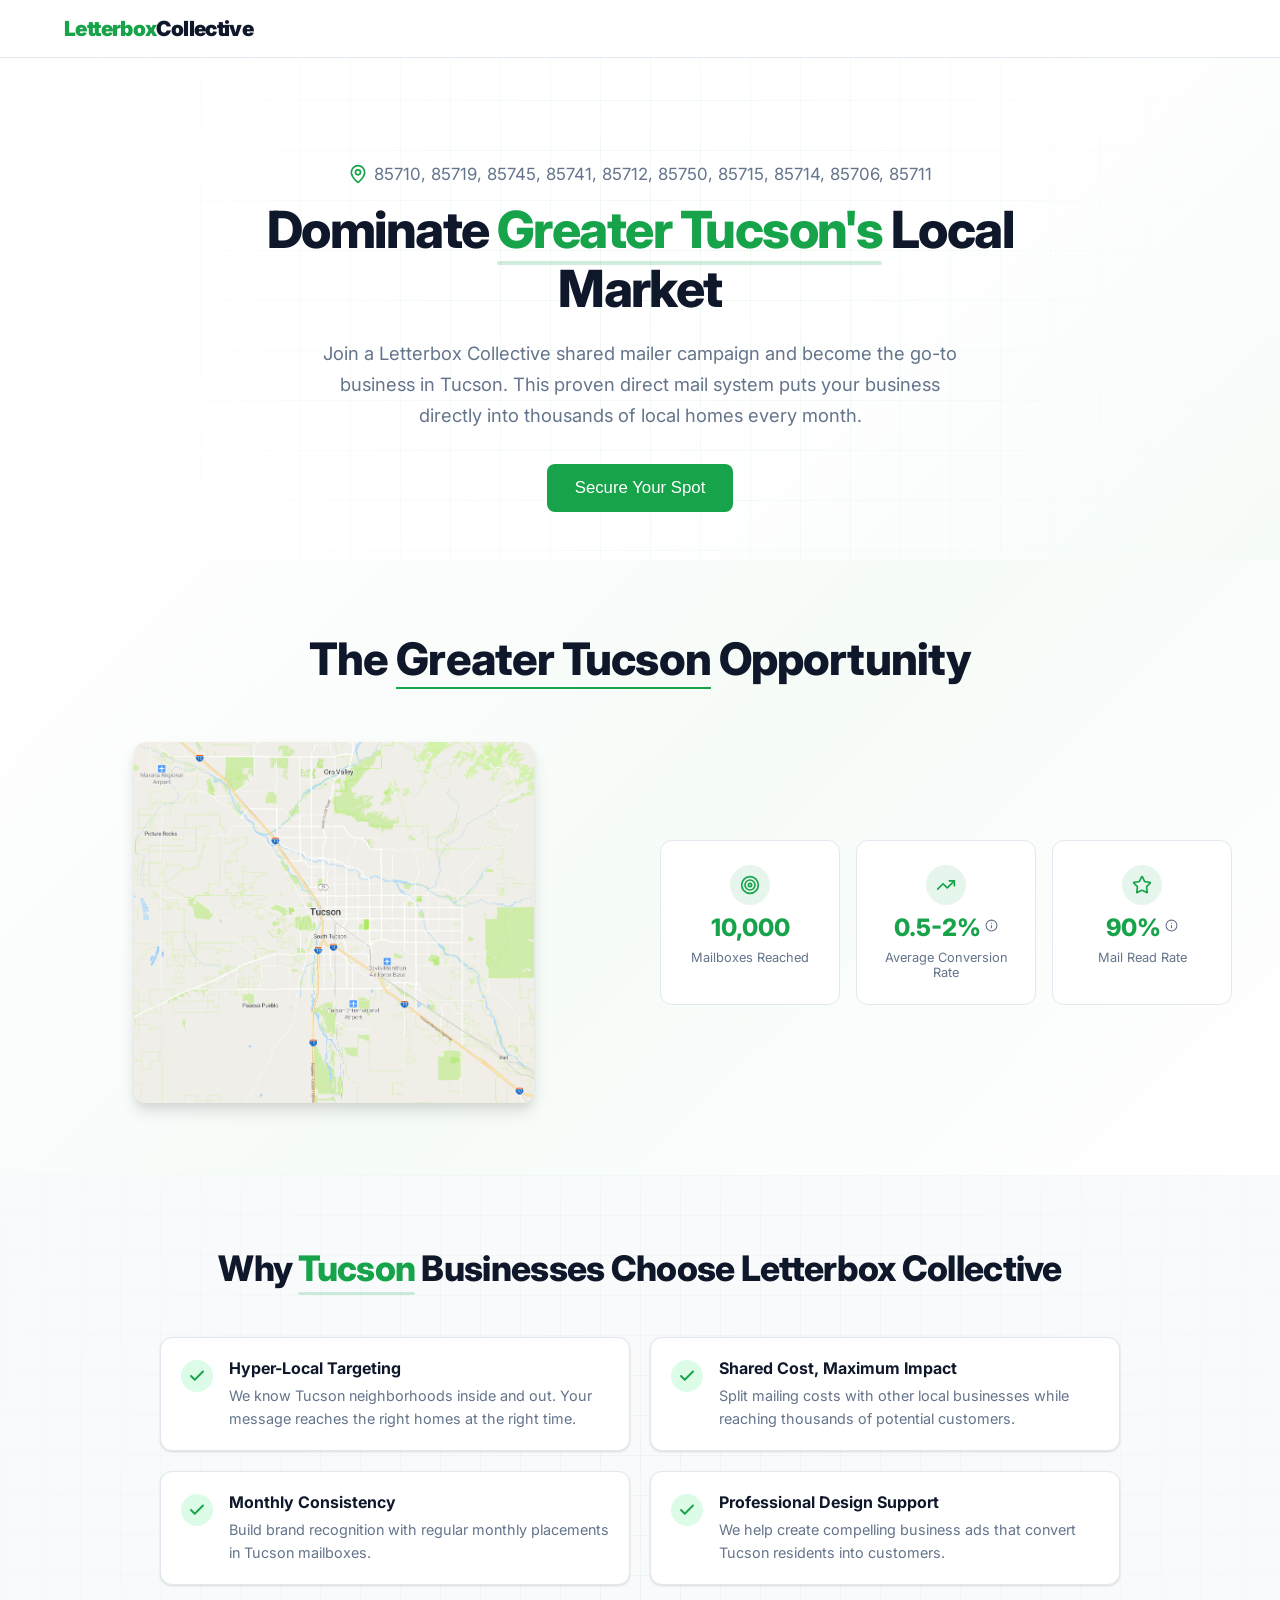
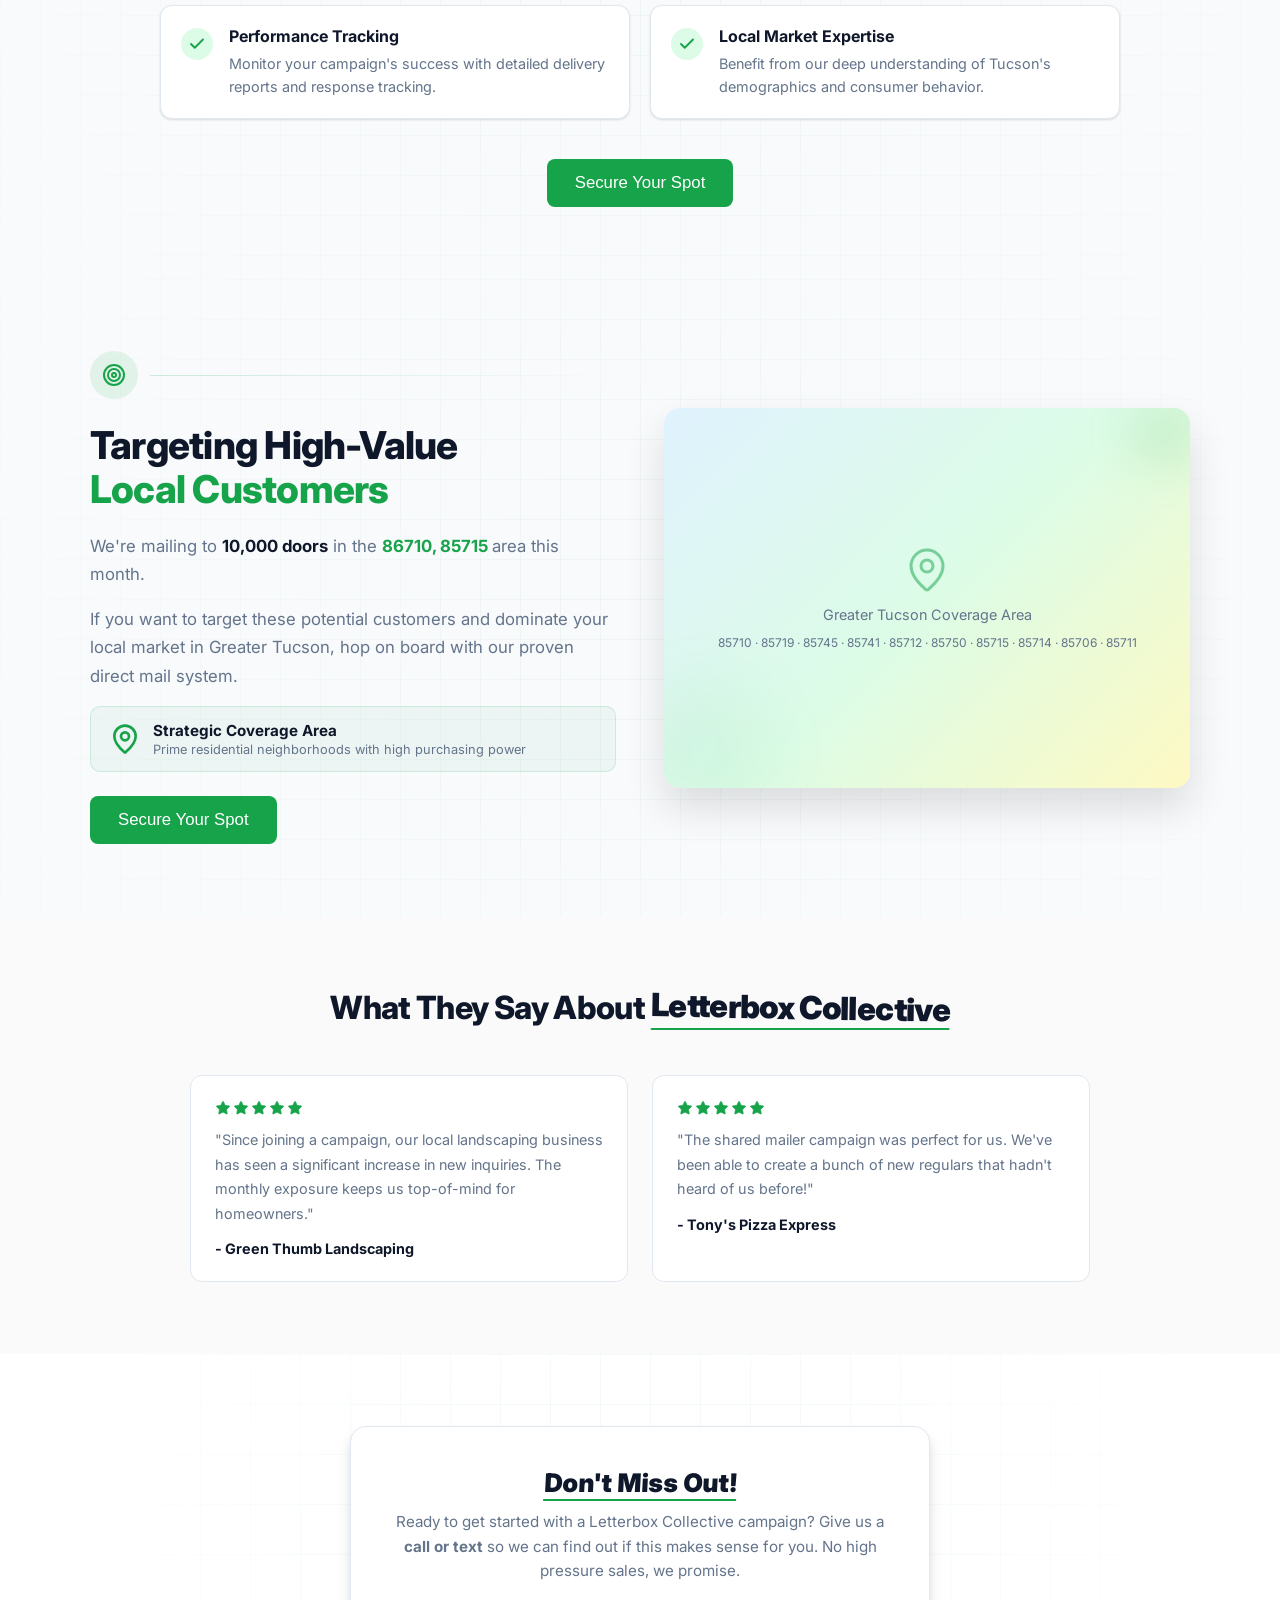
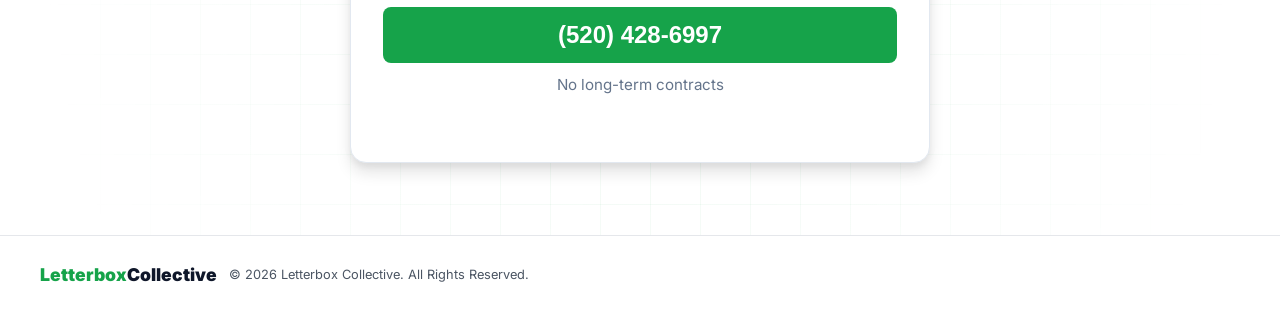
<file: index.html>
<!doctype html>
<html lang="en">
  <head>
    <meta charset="utf-8" />
    <meta name="viewport" content="width=device-width, initial-scale=1" />
    <title>Letterbox Collective | Greater Tucson</title>
    <meta
      name="description"
      content="Shared Marketing for Local Businesses - Connect with your community through local partnerships."
    />
    <link rel="preconnect" href="https://fonts.googleapis.com" />
    <link rel="preconnect" href="https://fonts.gstatic.com" crossorigin />
    <link
      href="https://fonts.googleapis.com/css2?family=Inter:wght@400;500;600;700;800;900&display=swap"
      rel="stylesheet"
    />
    <link rel="stylesheet" href="styles.css" />

    <link rel="icon" type="image/png" sizes="32x32" href="images/favicons/favicon-32x32.png" />
    <link rel="icon" type="image/png" sizes="16x16" href="images/favicons/favicon-16x16.png" />
  </head>
  <body>
    <!-- HEADER -->
    <header>
      <div class="header-inner">
        <a href="/" class="logo"><span>Letterbox</span>Collective</a>

        <!-- <nav>
          <button class="btn">Home</button>
          <a href="/login">
            <button class="btn btn-login">
              <svg
                width="16"
                height="16"
                viewBox="0 0 24 24"
                fill="none"
                stroke="currentColor"
                stroke-width="2"
                stroke-linecap="round"
                stroke-linejoin="round"
              >
                <path d="m10 17 5-5-5-5" />
                <path d="M15 12H3" />
                <path d="M15 3h4a2 2 0 0 1 2 2v14a2 2 0 0 1-2 2h-4" />
              </svg>
              Login
            </button>
          </a>
          <button class="btn">Blog</button>
          <button class="btn btn-outline">Partner Application</button>
          <button class="btn btn-primary">Spotlights Near Me</button>
        </nav> -->

        <!-- Mobile nav -->
        <!-- <div class="nav-mobile">
          <button
            class="btn btn-primary"
            style="font-size: 0.8rem; padding: 7px 12px"
          >
            Collectives Near Me
          </button>
          <button class="hamburger-btn" aria-label="Menu">
            <svg
              width="22"
              height="22"
              viewBox="0 0 24 24"
              fill="none"
              stroke="currentColor"
              stroke-width="2"
              stroke-linecap="round"
              stroke-linejoin="round"
            >
              <path d="M4 12h16" />
              <path d="M4 18h16" />
              <path d="M4 6h16" />
            </svg>
          </button>
        </div> -->
      </div>
    </header>

    <!-- HERO -->
    <section class="hero">
      <div class="hero-grid-bg" aria-hidden="true"></div>
      <div class="hero-inner">
        <div class="hero-location">
          <svg
            width="20"
            height="20"
            viewBox="0 0 24 24"
            fill="none"
            stroke="currentColor"
            stroke-width="2"
            stroke-linecap="round"
            stroke-linejoin="round"
          >
            <path
              d="M20 10c0 4.993-5.539 10.193-7.399 11.799a1 1 0 0 1-1.202 0C9.539 20.193 4 14.993 4 10a8 8 0 0 1 16 0"
            />
            <circle cx="12" cy="10" r="3" />
          </svg>
          85710, 85719, 85745, 85741, 85712, 85750, 85715, 85714, 85706, 85711
        </div>

        <h1>
          Dominate <span class="accent">Greater Tucson's</span> Local Market
        </h1>

        <p>
          Join a Letterbox Collective shared mailer campaign and become the
          go-to business in Tucson. This proven direct mail system puts your
          business directly into thousands of local homes every month.
        </p>

        <div class="hero-ctas">
          <button class="btn btn-primary btn-lg">
            <a href="#contact">Secure Your Spot</a>
          </button>
          <!-- <button class="btn btn-outline btn-lg" style="border-color: #0f172a">
            Read Blog
          </button> -->
        </div>
      </div>
    </section>

    <!-- MARKET STATS -->
    <section class="stats-section" id="market-stats">
      <div class="container">
        <h2>
          The <span class="underline-primary"> Greater Tucson</span> Opportunity
        </h2>

        <div class="stats-grid">
          <div style="display: flex; justify-content: center">
            <img
              class="mailer-img"
              src="images/tucson_map.jpg"
              alt="Letterbox Collective Mailer Example"
              onerror="
                this.style.background =
                  'linear-gradient(135deg,#dcfce7,#f0fdf4)';
                this.style.height = '300px';
                this.removeAttribute('src');
              "
            />
          </div>

          <div class="stat-cards">
            <div class="stat-card">
              <div class="stat-icon">
                <svg
                  width="20"
                  height="20"
                  viewBox="0 0 24 24"
                  fill="none"
                  stroke="currentColor"
                  stroke-width="2"
                  stroke-linecap="round"
                  stroke-linejoin="round"
                >
                  <circle cx="12" cy="12" r="10" />
                  <circle cx="12" cy="12" r="6" />
                  <circle cx="12" cy="12" r="2" />
                </svg>
              </div>
              <div class="stat-value">10,000</div>
              <div class="stat-label">Mailboxes Reached</div>
            </div>

            <div class="stat-card">
              <div class="stat-icon">
                <svg
                  width="20"
                  height="20"
                  viewBox="0 0 24 24"
                  fill="none"
                  stroke="currentColor"
                  stroke-width="2"
                  stroke-linecap="round"
                  stroke-linejoin="round"
                >
                  <path d="M16 7h6v6" />
                  <path d="m22 7-8.5 8.5-5-5L2 17" />
                </svg>
              </div>
              <div class="stat-value">
                0.5-2%
                <a
                  href="https://drmg.com/marketing-blog/what-is-the-average-direct-mail-response-rate-conversion-rate"
                  target="_blank"
                  rel="noopener noreferrer"
                  title="Source"
                >
                  <svg
                    width="13"
                    height="13"
                    viewBox="0 0 24 24"
                    fill="none"
                    stroke="currentColor"
                    stroke-width="2"
                    stroke-linecap="round"
                    stroke-linejoin="round"
                  >
                    <circle cx="12" cy="12" r="10" />
                    <path d="M12 16v-4" />
                    <path d="M12 8h.01" />
                  </svg>
                </a>
              </div>
              <div class="stat-label">Average Conversion Rate</div>
            </div>

            <div class="stat-card">
              <div class="stat-icon">
                <svg
                  width="20"
                  height="20"
                  viewBox="0 0 24 24"
                  fill="none"
                  stroke="currentColor"
                  stroke-width="2"
                  stroke-linecap="round"
                  stroke-linejoin="round"
                >
                  <path
                    d="M11.525 2.295a.53.53 0 0 1 .95 0l2.31 4.679a2.123 2.123 0 0 0 1.595 1.16l5.166.756a.53.53 0 0 1 .294.904l-3.736 3.638a2.123 2.123 0 0 0-.611 1.878l.882 5.14a.53.53 0 0 1-.771.56l-4.618-2.428a2.122 2.122 0 0 0-1.973 0L6.396 21.01a.53.53 0 0 1-.77-.56l.881-5.139a2.122 2.122 0 0 0-.611-1.879L2.16 9.795a.53.53 0 0 1 .294-.906l5.165-.755a2.122 2.122 0 0 0 1.597-1.16z"
                  />
                </svg>
              </div>
              <div class="stat-value">
                90%
                <a
                  href="https://drmg.com/marketing-blog/what-is-the-average-direct-mail-response-rate-conversion-rate"
                  target="_blank"
                  rel="noopener noreferrer"
                  title="Source"
                >
                  <svg
                    width="13"
                    height="13"
                    viewBox="0 0 24 24"
                    fill="none"
                    stroke="currentColor"
                    stroke-width="2"
                    stroke-linecap="round"
                    stroke-linejoin="round"
                  >
                    <circle cx="12" cy="12" r="10" />
                    <path d="M12 16v-4" />
                    <path d="M12 8h.01" />
                  </svg>
                </a>
              </div>
              <div class="stat-label">Mail Read Rate</div>
            </div>
          </div>
        </div>
      </div>
    </section>

    <!-- WHY CHOOSE US -->
    <section class="why-section">
      <div class="container">
        <h2 class="section-title">
          Why <span class="accent">Tucson</span> Businesses Choose Letterbox
          Collective
        </h2>

        <div class="features-grid">
          <div class="feature-card">
            <div class="check-icon">
              <svg
                width="18"
                height="18"
                viewBox="0 0 24 24"
                fill="none"
                stroke="currentColor"
                stroke-width="2.5"
                stroke-linecap="round"
                stroke-linejoin="round"
              >
                <path d="M20 6 9 17l-5-5" />
              </svg>
            </div>
            <div>
              <h3>Hyper-Local Targeting</h3>
              <p>
                We know Tucson neighborhoods inside and out. Your message
                reaches the right homes at the right time.
              </p>
            </div>
          </div>

          <div class="feature-card">
            <div class="check-icon">
              <svg
                width="18"
                height="18"
                viewBox="0 0 24 24"
                fill="none"
                stroke="currentColor"
                stroke-width="2.5"
                stroke-linecap="round"
                stroke-linejoin="round"
              >
                <path d="M20 6 9 17l-5-5" />
              </svg>
            </div>
            <div>
              <h3>Shared Cost, Maximum Impact</h3>
              <p>
                Split mailing costs with other local businesses while reaching
                thousands of potential customers.
              </p>
            </div>
          </div>

          <div class="feature-card">
            <div class="check-icon">
              <svg
                width="18"
                height="18"
                viewBox="0 0 24 24"
                fill="none"
                stroke="currentColor"
                stroke-width="2.5"
                stroke-linecap="round"
                stroke-linejoin="round"
              >
                <path d="M20 6 9 17l-5-5" />
              </svg>
            </div>
            <div>
              <h3>Monthly Consistency</h3>
              <p>
                Build brand recognition with regular monthly placements in
                Tucson mailboxes.
              </p>
            </div>
          </div>

          <div class="feature-card">
            <div class="check-icon">
              <svg
                width="18"
                height="18"
                viewBox="0 0 24 24"
                fill="none"
                stroke="currentColor"
                stroke-width="2.5"
                stroke-linecap="round"
                stroke-linejoin="round"
              >
                <path d="M20 6 9 17l-5-5" />
              </svg>
            </div>
            <div>
              <h3>Professional Design Support</h3>
              <p>
                We help create compelling business ads that convert Tucson
                residents into customers.
              </p>
            </div>
          </div>

          <div class="feature-card">
            <div class="check-icon">
              <svg
                width="18"
                height="18"
                viewBox="0 0 24 24"
                fill="none"
                stroke="currentColor"
                stroke-width="2.5"
                stroke-linecap="round"
                stroke-linejoin="round"
              >
                <path d="M20 6 9 17l-5-5" />
              </svg>
            </div>
            <div>
              <h3>Performance Tracking</h3>
              <p>
                Monitor your campaign's success with detailed delivery reports
                and response tracking.
              </p>
            </div>
          </div>

          <div class="feature-card">
            <div class="check-icon">
              <svg
                width="18"
                height="18"
                viewBox="0 0 24 24"
                fill="none"
                stroke="currentColor"
                stroke-width="2.5"
                stroke-linecap="round"
                stroke-linejoin="round"
              >
                <path d="M20 6 9 17l-5-5" />
              </svg>
            </div>
            <div>
              <h3>Local Market Expertise</h3>
              <p>
                Benefit from our deep understanding of Tucson's demographics and
                consumer behavior.
              </p>
            </div>
          </div>
        </div>

        <div class="section-cta">
          <button class="btn btn-primary btn-lg">
            <a href="#contact">Secure Your Spot</a>
          </button>
        </div>
      </div>
    </section>

    <!-- TARGETING -->
    <section class="targeting-section">
      <div class="container">
        <div class="targeting-grid">
          <div class="targeting-text">
            <div class="targeting-icon-row">
              <div class="target-icon-wrap">
                <svg
                  width="24"
                  height="24"
                  viewBox="0 0 24 24"
                  fill="none"
                  stroke="currentColor"
                  stroke-width="2"
                  stroke-linecap="round"
                  stroke-linejoin="round"
                >
                  <circle cx="12" cy="12" r="10" />
                  <circle cx="12" cy="12" r="6" />
                  <circle cx="12" cy="12" r="2" />
                </svg>
              </div>
              <div class="divider-line"></div>
            </div>

            <h2>
              Targeting High-Value<span class="block-accent"
                >Local Customers</span
              >
            </h2>

            <p class="targeting-body">
              We're mailing to <strong>10,000 doors</strong> in the
              <span class="zip-highlight"> 86710, 85715 </span>
              area this month.
            </p>
            <p class="targeting-body">
              If you want to target these potential customers and dominate your
              local market in Greater Tucson, hop on board with our proven
              direct mail system.
            </p>

            <div class="coverage-badge">
              <svg
                width="32"
                height="32"
                viewBox="0 0 24 24"
                fill="none"
                stroke="currentColor"
                stroke-width="2"
                stroke-linecap="round"
                stroke-linejoin="round"
              >
                <path
                  d="M20 10c0 4.993-5.539 10.193-7.399 11.799a1 1 0 0 1-1.202 0C9.539 20.193 4 14.993 4 10a8 8 0 0 1 16 0"
                />
                <circle cx="12" cy="10" r="3" />
              </svg>
              <div>
                <h3>Strategic Coverage Area</h3>
                <p>
                  Prime residential neighborhoods with high purchasing power
                </p>
              </div>
            </div>

            <button class="btn btn-primary btn-lg">
              <a href="#contact">Secure Your Spot</a>
            </button>
          </div>

          <div class="map-container">
            <div class="map-glow-1"></div>
            <div class="map-glow-2"></div>
            <div class="map-placeholder">
              <svg
                width="48"
                height="48"
                viewBox="0 0 24 24"
                fill="none"
                stroke="currentColor"
                stroke-width="1.5"
                stroke-linecap="round"
                stroke-linejoin="round"
              >
                <path
                  d="M20 10c0 4.993-5.539 10.193-7.399 11.799a1 1 0 0 1-1.202 0C9.539 20.193 4 14.993 4 10a8 8 0 0 1 16 0"
                />
                <circle cx="12" cy="10" r="3" />
              </svg>
              <span>Greater Tucson Coverage Area</span>
              <span style="font-size: 0.75rem"
                >85710 · 85719 · 85745 · 85741 · 85712 · 85750 · 85715 · 85714 ·
                85706 · 85711</span
              >
            </div>
          </div>
        </div>
      </div>
    </section>

    <!-- TESTIMONIALS -->
    <section class="testimonials-section">
      <div class="container">
        <h2>
          What They Say About
          <span class="rotate-accent">Letterbox Collective</span>
        </h2>

        <div class="testimonials-grid">
          <div class="testimonial-card">
            <div class="stars">
              <svg
                class="star"
                width="16"
                height="16"
                viewBox="0 0 24 24"
                fill="currentColor"
                stroke="currentColor"
                stroke-width="1"
              >
                <path
                  d="M11.525 2.295a.53.53 0 0 1 .95 0l2.31 4.679a2.123 2.123 0 0 0 1.595 1.16l5.166.756a.53.53 0 0 1 .294.904l-3.736 3.638a2.123 2.123 0 0 0-.611 1.878l.882 5.14a.53.53 0 0 1-.771.56l-4.618-2.428a2.122 2.122 0 0 0-1.973 0L6.396 21.01a.53.53 0 0 1-.77-.56l.881-5.139a2.122 2.122 0 0 0-.611-1.879L2.16 9.795a.53.53 0 0 1 .294-.906l5.165-.755a2.122 2.122 0 0 0 1.597-1.16z"
                />
              </svg>
              <svg
                class="star"
                width="16"
                height="16"
                viewBox="0 0 24 24"
                fill="currentColor"
                stroke="currentColor"
                stroke-width="1"
              >
                <path
                  d="M11.525 2.295a.53.53 0 0 1 .95 0l2.31 4.679a2.123 2.123 0 0 0 1.595 1.16l5.166.756a.53.53 0 0 1 .294.904l-3.736 3.638a2.123 2.123 0 0 0-.611 1.878l.882 5.14a.53.53 0 0 1-.771.56l-4.618-2.428a2.122 2.122 0 0 0-1.973 0L6.396 21.01a.53.53 0 0 1-.77-.56l.881-5.139a2.122 2.122 0 0 0-.611-1.879L2.16 9.795a.53.53 0 0 1 .294-.906l5.165-.755a2.122 2.122 0 0 0 1.597-1.16z"
                />
              </svg>
              <svg
                class="star"
                width="16"
                height="16"
                viewBox="0 0 24 24"
                fill="currentColor"
                stroke="currentColor"
                stroke-width="1"
              >
                <path
                  d="M11.525 2.295a.53.53 0 0 1 .95 0l2.31 4.679a2.123 2.123 0 0 0 1.595 1.16l5.166.756a.53.53 0 0 1 .294.904l-3.736 3.638a2.123 2.123 0 0 0-.611 1.878l.882 5.14a.53.53 0 0 1-.771.56l-4.618-2.428a2.122 2.122 0 0 0-1.973 0L6.396 21.01a.53.53 0 0 1-.77-.56l.881-5.139a2.122 2.122 0 0 0-.611-1.879L2.16 9.795a.53.53 0 0 1 .294-.906l5.165-.755a2.122 2.122 0 0 0 1.597-1.16z"
                />
              </svg>
              <svg
                class="star"
                width="16"
                height="16"
                viewBox="0 0 24 24"
                fill="currentColor"
                stroke="currentColor"
                stroke-width="1"
              >
                <path
                  d="M11.525 2.295a.53.53 0 0 1 .95 0l2.31 4.679a2.123 2.123 0 0 0 1.595 1.16l5.166.756a.53.53 0 0 1 .294.904l-3.736 3.638a2.123 2.123 0 0 0-.611 1.878l.882 5.14a.53.53 0 0 1-.771.56l-4.618-2.428a2.122 2.122 0 0 0-1.973 0L6.396 21.01a.53.53 0 0 1-.77-.56l.881-5.139a2.122 2.122 0 0 0-.611-1.879L2.16 9.795a.53.53 0 0 1 .294-.906l5.165-.755a2.122 2.122 0 0 0 1.597-1.16z"
                />
              </svg>
              <svg
                class="star"
                width="16"
                height="16"
                viewBox="0 0 24 24"
                fill="currentColor"
                stroke="currentColor"
                stroke-width="1"
              >
                <path
                  d="M11.525 2.295a.53.53 0 0 1 .95 0l2.31 4.679a2.123 2.123 0 0 0 1.595 1.16l5.166.756a.53.53 0 0 1 .294.904l-3.736 3.638a2.123 2.123 0 0 0-.611 1.878l.882 5.14a.53.53 0 0 1-.771.56l-4.618-2.428a2.122 2.122 0 0 0-1.973 0L6.396 21.01a.53.53 0 0 1-.77-.56l.881-5.139a2.122 2.122 0 0 0-.611-1.879L2.16 9.795a.53.53 0 0 1 .294-.906l5.165-.755a2.122 2.122 0 0 0 1.597-1.16z"
                />
              </svg>
            </div>
            <p class="testimonial-text">
              "Since joining a campaign, our local landscaping business has seen
              a significant increase in new inquiries. The monthly exposure
              keeps us top-of-mind for homeowners."
            </p>
            <div class="testimonial-author">- Green Thumb Landscaping</div>
          </div>

          <div class="testimonial-card">
            <div class="stars">
              <svg
                class="star"
                width="16"
                height="16"
                viewBox="0 0 24 24"
                fill="currentColor"
                stroke="currentColor"
                stroke-width="1"
              >
                <path
                  d="M11.525 2.295a.53.53 0 0 1 .95 0l2.31 4.679a2.123 2.123 0 0 0 1.595 1.16l5.166.756a.53.53 0 0 1 .294.904l-3.736 3.638a2.123 2.123 0 0 0-.611 1.878l.882 5.14a.53.53 0 0 1-.771.56l-4.618-2.428a2.122 2.122 0 0 0-1.973 0L6.396 21.01a.53.53 0 0 1-.77-.56l.881-5.139a2.122 2.122 0 0 0-.611-1.879L2.16 9.795a.53.53 0 0 1 .294-.906l5.165-.755a2.122 2.122 0 0 0 1.597-1.16z"
                />
              </svg>
              <svg
                class="star"
                width="16"
                height="16"
                viewBox="0 0 24 24"
                fill="currentColor"
                stroke="currentColor"
                stroke-width="1"
              >
                <path
                  d="M11.525 2.295a.53.53 0 0 1 .95 0l2.31 4.679a2.123 2.123 0 0 0 1.595 1.16l5.166.756a.53.53 0 0 1 .294.904l-3.736 3.638a2.123 2.123 0 0 0-.611 1.878l.882 5.14a.53.53 0 0 1-.771.56l-4.618-2.428a2.122 2.122 0 0 0-1.973 0L6.396 21.01a.53.53 0 0 1-.77-.56l.881-5.139a2.122 2.122 0 0 0-.611-1.879L2.16 9.795a.53.53 0 0 1 .294-.906l5.165-.755a2.122 2.122 0 0 0 1.597-1.16z"
                />
              </svg>
              <svg
                class="star"
                width="16"
                height="16"
                viewBox="0 0 24 24"
                fill="currentColor"
                stroke="currentColor"
                stroke-width="1"
              >
                <path
                  d="M11.525 2.295a.53.53 0 0 1 .95 0l2.31 4.679a2.123 2.123 0 0 0 1.595 1.16l5.166.756a.53.53 0 0 1 .294.904l-3.736 3.638a2.123 2.123 0 0 0-.611 1.878l.882 5.14a.53.53 0 0 1-.771.56l-4.618-2.428a2.122 2.122 0 0 0-1.973 0L6.396 21.01a.53.53 0 0 1-.77-.56l.881-5.139a2.122 2.122 0 0 0-.611-1.879L2.16 9.795a.53.53 0 0 1 .294-.906l5.165-.755a2.122 2.122 0 0 0 1.597-1.16z"
                />
              </svg>
              <svg
                class="star"
                width="16"
                height="16"
                viewBox="0 0 24 24"
                fill="currentColor"
                stroke="currentColor"
                stroke-width="1"
              >
                <path
                  d="M11.525 2.295a.53.53 0 0 1 .95 0l2.31 4.679a2.123 2.123 0 0 0 1.595 1.16l5.166.756a.53.53 0 0 1 .294.904l-3.736 3.638a2.123 2.123 0 0 0-.611 1.878l.882 5.14a.53.53 0 0 1-.771.56l-4.618-2.428a2.122 2.122 0 0 0-1.973 0L6.396 21.01a.53.53 0 0 1-.77-.56l.881-5.139a2.122 2.122 0 0 0-.611-1.879L2.16 9.795a.53.53 0 0 1 .294-.906l5.165-.755a2.122 2.122 0 0 0 1.597-1.16z"
                />
              </svg>
              <svg
                class="star"
                width="16"
                height="16"
                viewBox="0 0 24 24"
                fill="currentColor"
                stroke="currentColor"
                stroke-width="1"
              >
                <path
                  d="M11.525 2.295a.53.53 0 0 1 .95 0l2.31 4.679a2.123 2.123 0 0 0 1.595 1.16l5.166.756a.53.53 0 0 1 .294.904l-3.736 3.638a2.123 2.123 0 0 0-.611 1.878l.882 5.14a.53.53 0 0 1-.771.56l-4.618-2.428a2.122 2.122 0 0 0-1.973 0L6.396 21.01a.53.53 0 0 1-.77-.56l.881-5.139a2.122 2.122 0 0 0-.611-1.879L2.16 9.795a.53.53 0 0 1 .294-.906l5.165-.755a2.122 2.122 0 0 0 1.597-1.16z"
                />
              </svg>
            </div>
            <p class="testimonial-text">
              "The shared mailer campaign was perfect for us. We've been able to
              create a bunch of new regulars that hadn't heard of us before!"
            </p>
            <div class="testimonial-author">- Tony's Pizza Express</div>
          </div>
        </div>
      </div>
    </section>

    <!-- CTA -->
    <section class="cta-section" id="contact">
      <div class="container">
        <div class="cta-card">
          <h2><span class="skew-title">Don't Miss Out!</span></h2>
          <p>
            Ready to get started with a Letterbox Collective campaign? Give us a
            <strong>call or text</strong> so we can find out if this makes sense
            for you. No high pressure sales, we promise.
          </p>
          <button class="btn btn-primary btn-lg cta-full">
            <a href="tel:(520) 428-6997">(520) 428-6997</a>
          </button>
          <p class="cta-footnote">No long-term contracts</p>
        </div>
      </div>
    </section>

    <!-- FOOTER -->
    <footer>
      <div class="footer-inner">
        <div class="footer-brand">
          <div class="footer-logo"><span>Letterbox</span>Collective</div>
          <p class="footer-copy">
            © 2026 Letterbox Collective. All Rights Reserved.
          </p>
        </div>
        <div>
          <!-- <a
            class="footer-fb"
            href="https://www.facebook.com/profile.php?id=61572149611256"
            target="_blank"
            rel="noopener noreferrer"
            aria-label="Follow us on Facebook"
          >
            <svg
              width="18"
              height="18"
              viewBox="0 0 24 24"
              fill="none"
              stroke="currentColor"
              stroke-width="2"
              stroke-linecap="round"
              stroke-linejoin="round"
            >
              <path
                d="M18 2h-3a5 5 0 0 0-5 5v3H7v4h3v8h4v-8h3l1-4h-4V7a1 1 0 0 1 1-1h3z"
              />
            </svg>
          </a> -->
        </div>
      </div>
    </footer>
  </body>
</html>
</file>
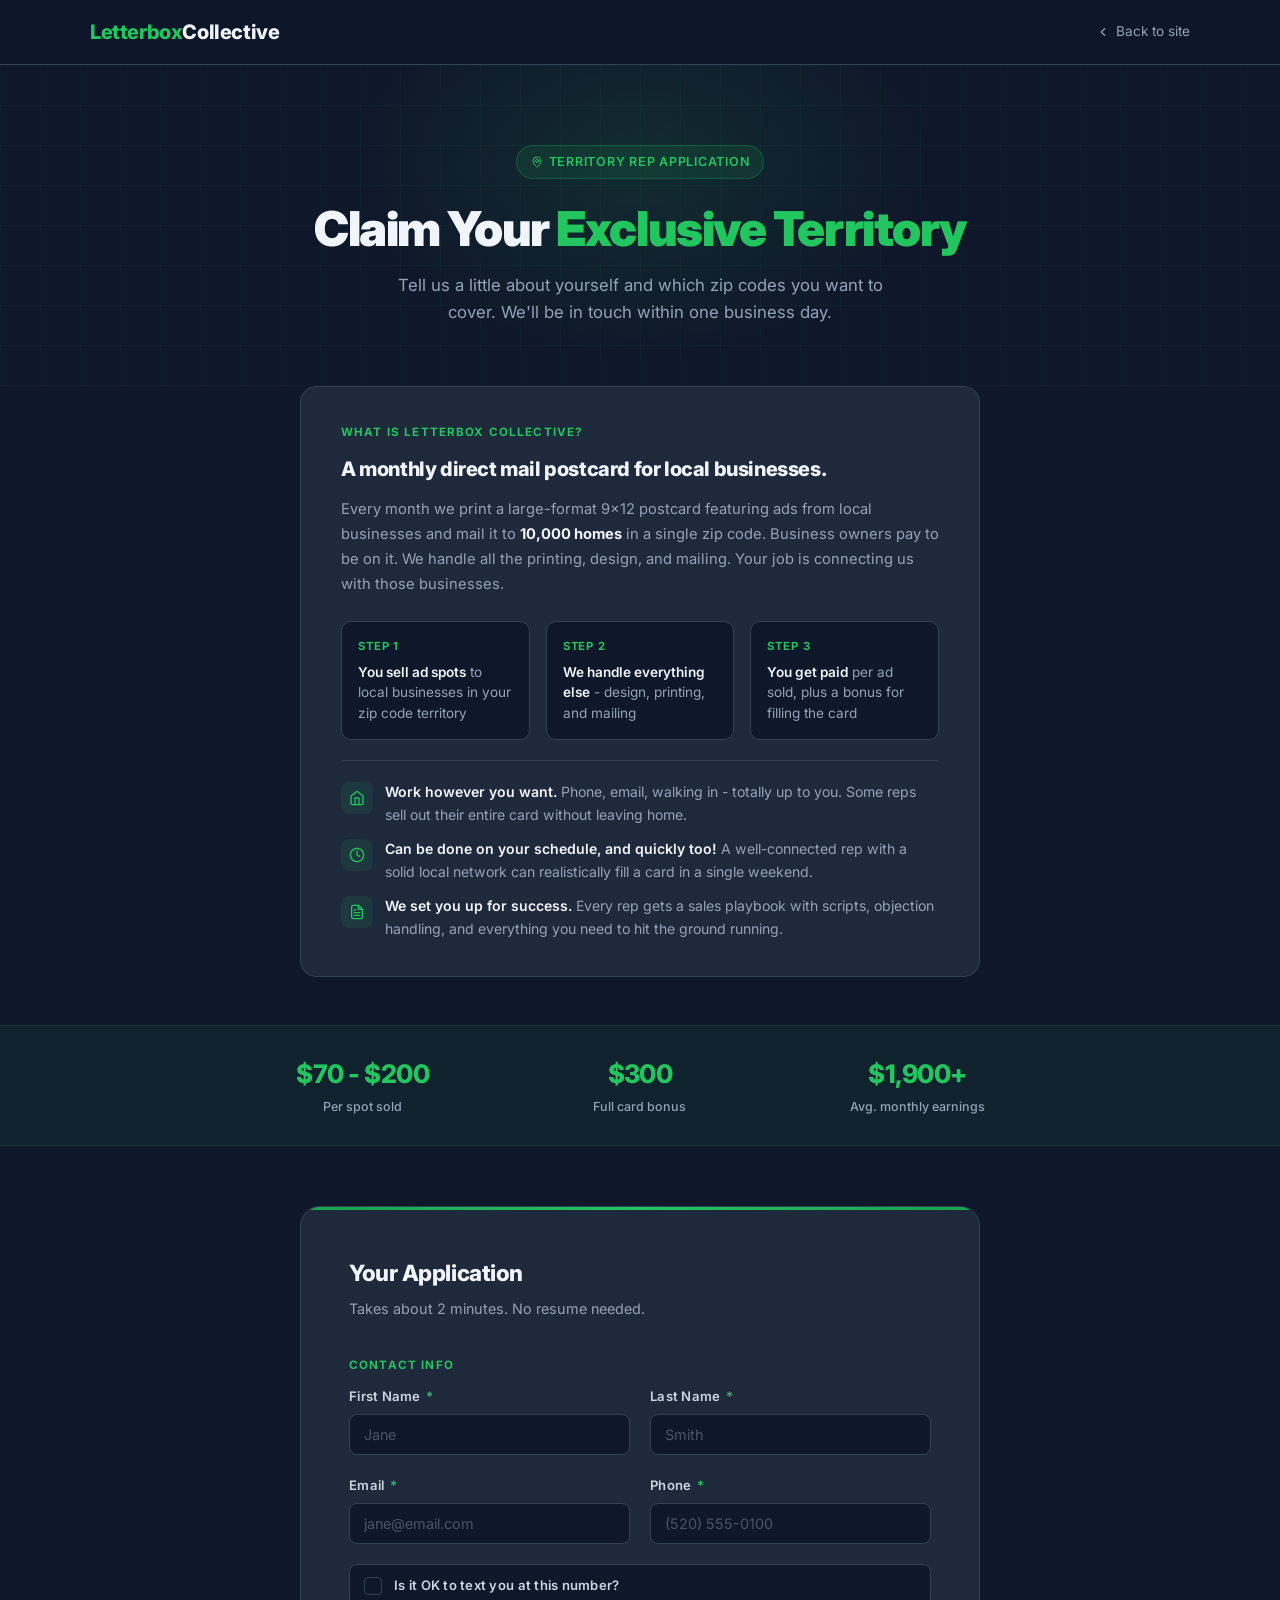
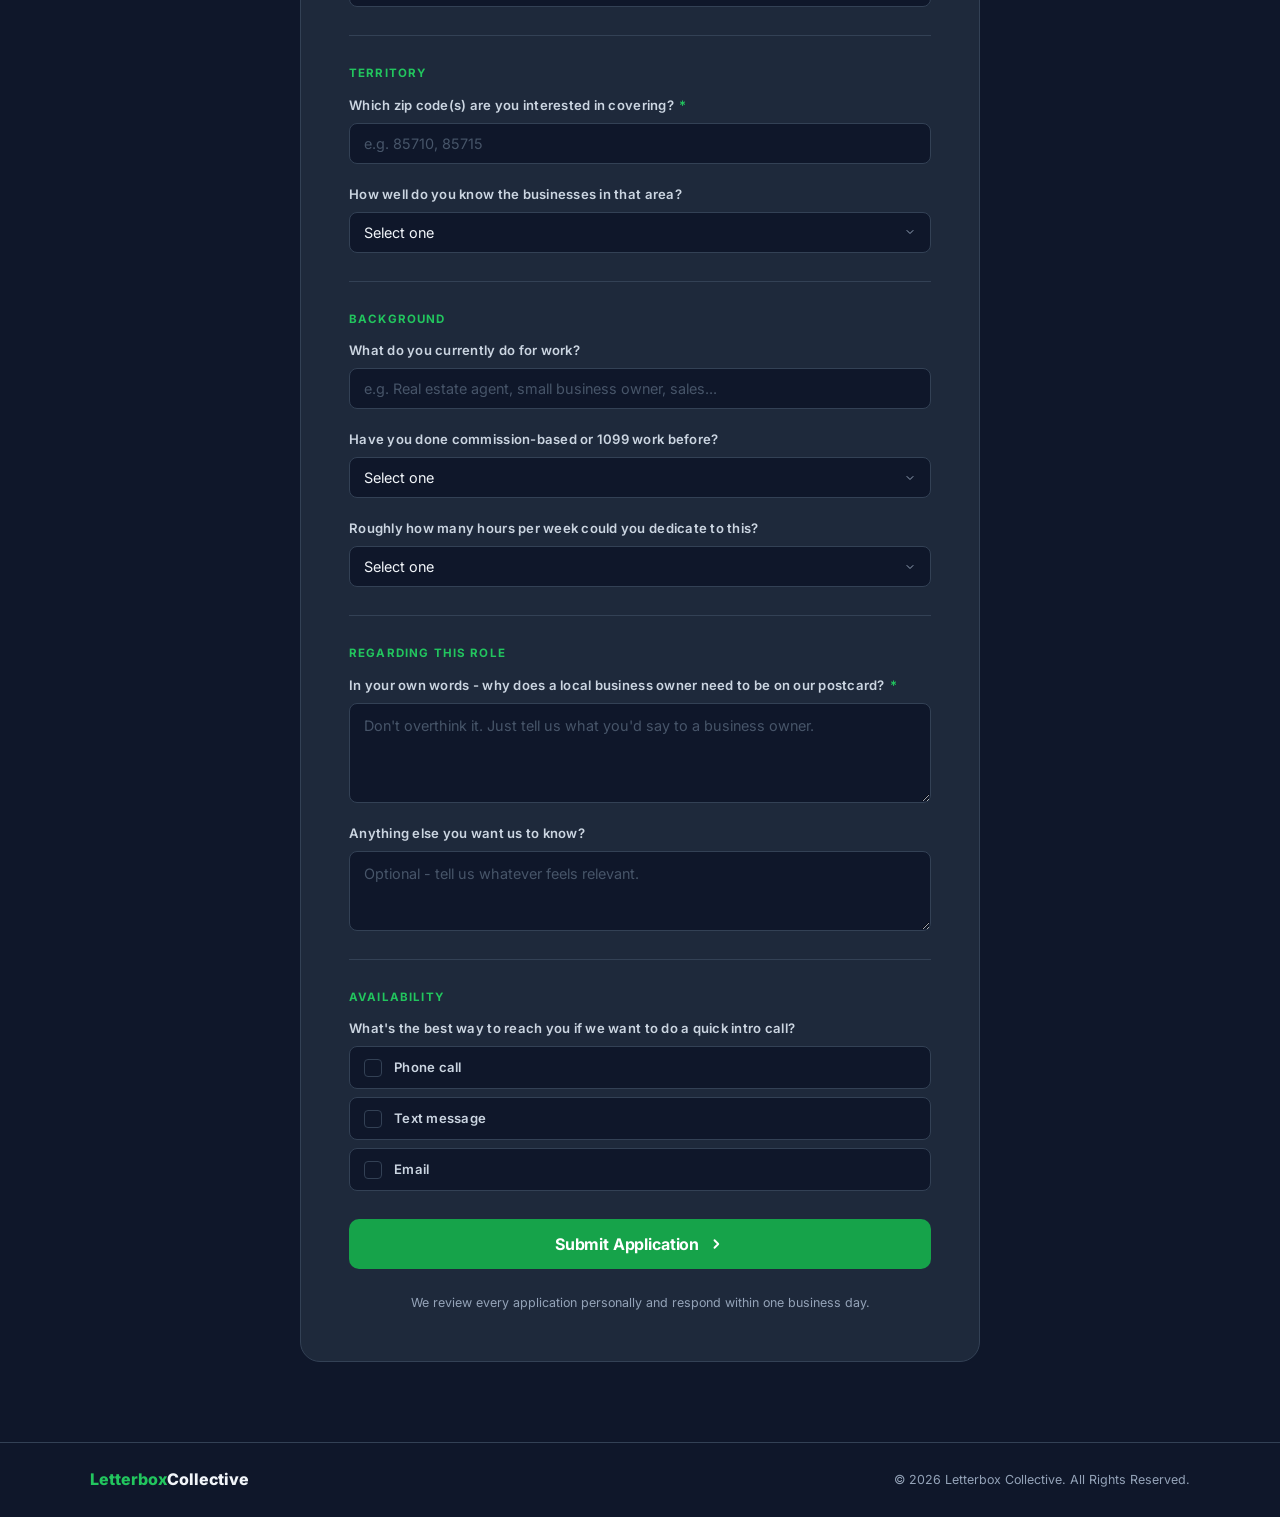
<file: apply.html>
<!doctype html>
<html lang="en">
  <head>
    <meta charset="utf-8" />
    <meta name="viewport" content="width=device-width, initial-scale=1" />
    <meta name="robots" content="noindex, nofollow" />
    <title>Territory Rep Application | Letterbox Collective</title>
    <link rel="preconnect" href="https://fonts.googleapis.com" />
    <link rel="preconnect" href="https://fonts.gstatic.com" crossorigin />
    <link
      href="https://fonts.googleapis.com/css2?family=Inter:wght@400;500;600;700;800;900&display=swap"
      rel="stylesheet"
    />
    <style>
      *,
      *::before,
      *::after {
        box-sizing: border-box;
        margin: 0;
        padding: 0;
      }
      :root {
        --green: #16a34a;
        --green-dark: #15803d;
        --green-light: #dcfce7;
        --green-mid: #22c55e;
        --bg: #0f172a;
        --bg-card: #1e293b;
        --bg-input: #0f172a;
        --border: #334155;
        --border-focus: #22c55e;
        --text: #f1f5f9;
        --text-muted: #94a3b8;
        --text-label: #cbd5e1;
        --accent: #22c55e;
      }
      html {
        scroll-behavior: smooth;
      }
      body {
        font-family: "Inter", sans-serif;
        background: var(--bg);
        color: var(--text);
        min-height: 100vh;
        line-height: 1.6;
      }

      header {
        position: sticky;
        top: 0;
        z-index: 100;
        background: rgba(15, 23, 42, 0.95);
        backdrop-filter: blur(12px);
        border-bottom: 1px solid var(--border);
        padding: 0 2rem;
      }
      .header-inner {
        max-width: 1100px;
        margin: 0 auto;
        height: 64px;
        display: flex;
        align-items: center;
        justify-content: space-between;
      }
      .logo {
        font-size: 1.25rem;
        font-weight: 800;
        color: var(--text);
        text-decoration: none;
        letter-spacing: -0.02em;
      }
      .logo span {
        color: var(--accent);
      }
      .header-back {
        font-size: 0.85rem;
        color: var(--text-muted);
        text-decoration: none;
        display: flex;
        align-items: center;
        gap: 6px;
        transition: color 0.2s;
      }
      .header-back:hover {
        color: var(--text);
      }

      .hero {
        position: relative;
        overflow: hidden;
        padding: 80px 2rem 60px;
        text-align: center;
      }
      .hero-grid-bg {
        position: absolute;
        inset: 0;
        background-image:
          linear-gradient(rgba(34, 197, 94, 0.04) 1px, transparent 1px),
          linear-gradient(90deg, rgba(34, 197, 94, 0.04) 1px, transparent 1px);
        background-size: 40px 40px;
        pointer-events: none;
      }
      .hero-glow {
        position: absolute;
        top: -100px;
        left: 50%;
        transform: translateX(-50%);
        width: 600px;
        height: 400px;
        background: radial-gradient(
          ellipse,
          rgba(34, 197, 94, 0.12) 0%,
          transparent 70%
        );
        pointer-events: none;
      }
      .hero-inner {
        position: relative;
        max-width: 680px;
        margin: 0 auto;
      }
      .hero-badge {
        display: inline-flex;
        align-items: center;
        gap: 6px;
        background: rgba(34, 197, 94, 0.1);
        border: 1px solid rgba(34, 197, 94, 0.25);
        color: var(--accent);
        font-size: 0.78rem;
        font-weight: 600;
        letter-spacing: 0.06em;
        text-transform: uppercase;
        padding: 6px 14px;
        border-radius: 999px;
        margin-bottom: 24px;
      }
      .hero-badge svg {
        width: 12px;
        height: 12px;
      }
      .hero h1 {
        font-size: clamp(2rem, 5vw, 3rem);
        font-weight: 900;
        line-height: 1.1;
        letter-spacing: -0.03em;
        margin-bottom: 16px;
      }
      .hero h1 .accent {
        color: var(--accent);
      }
      .hero p {
        font-size: 1.05rem;
        color: var(--text-muted);
        max-width: 520px;
        margin: 0 auto;
      }

      .earnings-strip {
        background: rgba(34, 197, 94, 0.06);
        border-top: 1px solid rgba(34, 197, 94, 0.15);
        border-bottom: 1px solid rgba(34, 197, 94, 0.15);
        padding: 28px 2rem;
      }
      .earnings-inner {
        max-width: 800px;
        margin: 0 auto;
        display: grid;
        grid-template-columns: repeat(3, 1fr);
        gap: 2rem;
        text-align: center;
      }
      .earn-value {
        font-size: 1.6rem;
        font-weight: 800;
        color: var(--accent);
        letter-spacing: -0.02em;
      }
      .earn-label {
        font-size: 0.78rem;
        color: var(--text-muted);
        margin-top: 2px;
        font-weight: 500;
      }

      .form-section {
        padding: 60px 2rem 80px;
      }
      .form-wrap {
        max-width: 680px;
        margin: 0 auto;
      }
      .form-card {
        background: var(--bg-card);
        border: 1px solid var(--border);
        border-radius: 20px;
        padding: 48px;
        position: relative;
        overflow: hidden;
      }
      .form-card::before {
        content: "";
        position: absolute;
        top: 0;
        left: 0;
        right: 0;
        height: 3px;
        background: linear-gradient(
          90deg,
          var(--green),
          var(--green-mid),
          var(--green)
        );
      }
      .form-title {
        font-size: 1.4rem;
        font-weight: 800;
        letter-spacing: -0.02em;
        margin-bottom: 6px;
      }
      .form-subtitle {
        font-size: 0.9rem;
        color: var(--text-muted);
        margin-bottom: 36px;
      }

      .form-grid {
        display: grid;
        grid-template-columns: 1fr 1fr;
        gap: 20px;
      }
      .form-group {
        display: flex;
        flex-direction: column;
        gap: 7px;
      }
      .form-group.full {
        grid-column: 1 / -1;
      }
      label {
        font-size: 0.82rem;
        font-weight: 600;
        color: var(--text-label);
        letter-spacing: 0.02em;
      }
      label .req {
        color: var(--accent);
        margin-left: 2px;
      }
      input,
      select,
      textarea {
        background: var(--bg-input);
        border: 1px solid var(--border);
        border-radius: 8px;
        color: var(--text);
        font-family: "Inter", sans-serif;
        font-size: 0.9rem;
        padding: 11px 14px;
        transition:
          border-color 0.2s,
          box-shadow 0.2s;
        outline: none;
        width: 100%;
        appearance: none;
      }
      input::placeholder,
      textarea::placeholder {
        color: #475569;
      }
      input:focus,
      select:focus,
      textarea:focus {
        border-color: var(--border-focus);
        box-shadow: 0 0 0 3px rgba(34, 197, 94, 0.12);
      }
      select {
        background-image: url("data:image/svg+xml,%3Csvg xmlns='http://www.w3.org/2000/svg' width='12' height='12' viewBox='0 0 24 24' fill='none' stroke='%2394a3b8' stroke-width='2' stroke-linecap='round' stroke-linejoin='round'%3E%3Cpath d='m6 9 6 6 6-6'/%3E%3C/svg%3E");
        background-repeat: no-repeat;
        background-position: right 14px center;
        padding-right: 40px;
        cursor: pointer;
      }
      select option {
        background: #1e293b;
      }
      textarea {
        resize: vertical;
        min-height: 100px;
        line-height: 1.5;
      }

      /* Honeypot - visually hidden from humans */
      .hp-field {
        position: absolute;
        left: -9999px;
        top: -9999px;
        opacity: 0;
        pointer-events: none;
        tabindex: -1;
      }

      .checkbox-group {
        display: flex;
        flex-direction: column;
        gap: 8px;
      }
      .checkbox-label {
        display: flex;
        align-items: center;
        gap: 12px;
        cursor: pointer;
        padding: 10px 14px;
        border-radius: 8px;
        border: 1px solid var(--border);
        background: var(--bg-input);
        transition:
          border-color 0.2s,
          background 0.2s;
      }
      .checkbox-label:hover {
        border-color: rgba(34, 197, 94, 0.4);
        background: rgba(34, 197, 94, 0.04);
      }
      .checkbox-label input[type="checkbox"],
      .checkbox-label input[type="radio"] {
        display: none;
      }
      .checkbox-label .cb-box {
        width: 18px;
        height: 18px;
        min-width: 18px;
        border-radius: 4px;
        border: 1.5px solid var(--border);
        background: var(--bg);
        display: flex;
        align-items: center;
        justify-content: center;
        transition:
          border-color 0.2s,
          background 0.2s;
      }
      .checkbox-label .cb-box svg {
        display: none;
        width: 11px;
        height: 11px;
      }
      .checkbox-label input[type="checkbox"]:checked ~ .cb-box,
      .checkbox-label input[type="radio"]:checked ~ .cb-box {
        background: var(--green);
        border-color: var(--green);
      }
      .checkbox-label input[type="checkbox"]:checked ~ .cb-box svg,
      .checkbox-label input[type="radio"]:checked ~ .cb-box svg {
        display: block;
      }
      .checkbox-label input[type="checkbox"]:checked ~ .cb-text,
      .checkbox-label input[type="radio"]:checked ~ .cb-text {
        color: var(--text);
        font-weight: 500;
      }
      .checkbox-label:has(input:checked) {
        border-color: rgba(34, 197, 94, 0.5);
        background: rgba(34, 197, 94, 0.06);
      }

      .form-divider {
        grid-column: 1 / -1;
        border: none;
        border-top: 1px solid var(--border);
        margin: 8px 0;
      }
      .form-section-label {
        grid-column: 1 / -1;
        font-size: 0.72rem;
        font-weight: 700;
        letter-spacing: 0.1em;
        text-transform: uppercase;
        color: var(--accent);
        margin-bottom: -8px;
      }

      .submit-wrap {
        grid-column: 1 / -1;
        margin-top: 8px;
      }
      .btn-submit {
        width: 100%;
        background: var(--green);
        color: #fff;
        border: none;
        border-radius: 10px;
        font-family: "Inter", sans-serif;
        font-size: 1rem;
        font-weight: 700;
        padding: 15px 24px;
        cursor: pointer;
        transition:
          background 0.2s,
          transform 0.15s,
          box-shadow 0.2s;
        display: flex;
        align-items: center;
        justify-content: center;
        gap: 8px;
        letter-spacing: -0.01em;
      }
      .btn-submit:hover:not(:disabled) {
        background: var(--green-dark);
        box-shadow: 0 8px 24px rgba(22, 163, 74, 0.3);
        transform: translateY(-1px);
      }
      .btn-submit:active {
        transform: translateY(0);
      }
      .btn-submit:disabled {
        opacity: 0.6;
        cursor: not-allowed;
      }
      .btn-submit svg {
        width: 18px;
        height: 18px;
      }

      .form-note {
        grid-column: 1 / -1;
        font-size: 0.78rem;
        color: var(--text-muted);
        text-align: center;
        margin-top: 4px;
      }
      .error-msg {
        grid-column: 1 / -1;
        background: rgba(239, 68, 68, 0.1);
        border: 1px solid rgba(239, 68, 68, 0.3);
        color: #fca5a5;
        border-radius: 8px;
        padding: 10px 14px;
        font-size: 0.85rem;
        display: none;
      }

      .success-state {
        display: none;
        text-align: center;
        padding: 40px 20px;
      }
      .success-icon {
        width: 64px;
        height: 64px;
        background: rgba(34, 197, 94, 0.15);
        border-radius: 50%;
        display: flex;
        align-items: center;
        justify-content: center;
        margin: 0 auto 20px;
        color: var(--accent);
      }
      .success-state h3 {
        font-size: 1.4rem;
        font-weight: 800;
        margin-bottom: 8px;
      }
      .success-state p {
        color: var(--text-muted);
        font-size: 0.95rem;
      }

      footer {
        border-top: 1px solid var(--border);
        padding: 24px 2rem;
      }
      .footer-inner {
        max-width: 1100px;
        margin: 0 auto;
        display: flex;
        align-items: center;
        justify-content: space-between;
      }
      .footer-logo {
        font-size: 1rem;
        font-weight: 800;
      }
      .footer-logo span {
        color: var(--accent);
      }
      .footer-copy {
        font-size: 0.78rem;
        color: var(--text-muted);
      }

      /* EXPLAINER */
      .explainer {
        padding: 0 2rem 48px;
      }
      .explainer-inner {
        max-width: 680px;
        margin: 0 auto;
        background: var(--bg-card);
        border: 1px solid var(--border);
        border-radius: 16px;
        padding: 36px 40px;
      }
      .explainer-heading {
        font-size: 0.72rem;
        font-weight: 700;
        letter-spacing: 0.1em;
        text-transform: uppercase;
        color: var(--accent);
        margin-bottom: 12px;
      }
      .explainer-title {
        font-size: 1.25rem;
        font-weight: 800;
        letter-spacing: -0.02em;
        margin-bottom: 12px;
      }
      .explainer-body {
        font-size: 0.92rem;
        color: var(--text-muted);
        line-height: 1.7;
        margin-bottom: 24px;
      }
      .explainer-steps {
        display: grid;
        grid-template-columns: repeat(3, 1fr);
        gap: 16px;
      }
      .explainer-step {
        background: var(--bg);
        border: 1px solid var(--border);
        border-radius: 10px;
        padding: 16px;
      }
      .explainer-step-num {
        font-size: 0.7rem;
        font-weight: 700;
        letter-spacing: 0.08em;
        text-transform: uppercase;
        color: var(--accent);
        margin-bottom: 6px;
      }
      .explainer-step-text {
        font-size: 0.85rem;
        color: var(--text-muted);
        line-height: 1.5;
      }
      .explainer-step-text strong {
        color: var(--text);
        font-weight: 600;
      }
      .explainer-perks {
        display: flex;
        flex-direction: column;
        gap: 12px;
        margin-top: 20px;
        padding-top: 20px;
        border-top: 1px solid var(--border);
      }
      .explainer-perk {
        display: flex;
        align-items: flex-start;
        gap: 12px;
      }
      .explainer-perk-icon {
        min-width: 32px;
        height: 32px;
        background: rgba(34, 197, 94, 0.1);
        border-radius: 8px;
        display: flex;
        align-items: center;
        justify-content: center;
        color: var(--accent);
        margin-top: 1px;
      }
      .explainer-perk-text {
        font-size: 0.88rem;
        color: var(--text-muted);
        line-height: 1.6;
      }
      .explainer-perk-text strong {
        color: var(--text);
        font-weight: 600;
      }

      @media (max-width: 600px) {
        .explainer-inner {
          padding: 24px 20px;
        }
        .explainer-steps {
          grid-template-columns: 1fr;
        }
      }

      .explainer-perks {
        display: flex;
        flex-direction: column;
        gap: 12px;
        margin-top: 20px;
        padding-top: 20px;
        border-top: 1px solid var(--border);
      }
      .explainer-perk {
        display: flex;
        align-items: flex-start;
        gap: 12px;
      }
      .explainer-perk-icon {
        min-width: 32px;
        height: 32px;
        background: rgba(34, 197, 94, 0.1);
        border-radius: 8px;
        display: flex;
        align-items: center;
        justify-content: center;
        color: var(--accent);
        margin-top: 1px;
      }
      .explainer-perk-text {
        font-size: 0.88rem;
        color: var(--text-muted);
        line-height: 1.6;
      }
      .explainer-perk-text strong {
        color: var(--text);
        font-weight: 600;
      }

      @media (max-width: 600px) {
        .form-card {
          padding: 28px 20px;
        }
        .form-grid {
          grid-template-columns: 1fr;
        }
        .form-group.full,
        .form-divider,
        .form-section-label,
        .submit-wrap,
        .form-note,
        .error-msg {
          grid-column: 1;
        }
        .earnings-inner {
          grid-template-columns: 1fr;
          gap: 1.2rem;
        }
        .footer-inner {
          flex-direction: column;
          gap: 8px;
          text-align: center;
        }
      }
    </style>
  </head>
  <body>
    <header>
      <div class="header-inner">
        <a href="https://letterboxcollective.com" class="logo"
          ><span>Letterbox</span>Collective</a
        >
        <a href="https://letterboxcollective.com" class="header-back">
          <svg
            width="14"
            height="14"
            viewBox="0 0 24 24"
            fill="none"
            stroke="currentColor"
            stroke-width="2"
            stroke-linecap="round"
            stroke-linejoin="round"
          >
            <path d="m15 18-6-6 6-6" />
          </svg>
          Back to site
        </a>
      </div>
    </header>

    <section class="hero">
      <div class="hero-grid-bg" aria-hidden="true"></div>
      <div class="hero-glow" aria-hidden="true"></div>
      <div class="hero-inner">
        <div class="hero-badge">
          <svg
            viewBox="0 0 24 24"
            fill="none"
            stroke="currentColor"
            stroke-width="2"
            stroke-linecap="round"
            stroke-linejoin="round"
          >
            <path
              d="M20 10c0 4.993-5.539 10.193-7.399 11.799a1 1 0 0 1-1.202 0C9.539 20.193 4 14.993 4 10a8 8 0 0 1 16 0"
            />
            <circle cx="12" cy="10" r="3" />
          </svg>
          Territory Rep Application
        </div>
        <h1>Claim Your <span class="accent">Exclusive Territory</span></h1>
        <p>
          Tell us a little about yourself and which zip codes you want to cover. We'll be in touch within one business day.
        </p>
      </div>
    </section>

    <section class="explainer">
      <div class="explainer-inner">
        <div class="explainer-heading">What is Letterbox Collective?</div>
        <div class="explainer-title">
          A monthly direct mail postcard for local businesses.
        </div>
        <div class="explainer-body">
          Every month we print a large-format 9&times;12 postcard featuring ads from local businesses and mail it to <strong style="color: var(--text)">10,000 homes</strong> in a single zip code. Business owners pay to be on it. We handle all the printing, design, and mailing. Your job is connecting us with those businesses.
        </div>
        <div class="explainer-steps">
          <div class="explainer-step">
            <div class="explainer-step-num">Step 1</div>
            <div class="explainer-step-text">
              <strong>You sell ad spots</strong> to local businesses in your zip code territory
            </div>
          </div>
          <div class="explainer-step">
            <div class="explainer-step-num">Step 2</div>
            <div class="explainer-step-text">
              <strong>We handle everything else</strong> - design, printing, and mailing
            </div>
          </div>
          <div class="explainer-step">
            <div class="explainer-step-num">Step 3</div>
            <div class="explainer-step-text">
              <strong>You get paid</strong> per ad sold, plus a bonus for filling the card
            </div>
          </div>
        </div>
        <div class="explainer-perks">
          <div class="explainer-perk">
            <div class="explainer-perk-icon">
              <svg
                width="16"
                height="16"
                viewBox="0 0 24 24"
                fill="none"
                stroke="currentColor"
                stroke-width="2"
                stroke-linecap="round"
                stroke-linejoin="round"
              >
                <path d="m3 9 9-7 9 7v11a2 2 0 0 1-2 2H5a2 2 0 0 1-2-2z" />
                <polyline points="9 22 9 12 15 12 15 22" />
              </svg>
            </div>
            <div class="explainer-perk-text">
              <strong>Work however you want.</strong> Phone, email, walking in - totally up to you. Some reps sell out their entire card without leaving home.
            </div>
          </div>
          <div class="explainer-perk">
            <div class="explainer-perk-icon">
              <svg
                width="16"
                height="16"
                viewBox="0 0 24 24"
                fill="none"
                stroke="currentColor"
                stroke-width="2"
                stroke-linecap="round"
                stroke-linejoin="round"
              >
                <circle cx="12" cy="12" r="10" />
                <polyline points="12 6 12 12 16 14" />
              </svg>
            </div>
            <div class="explainer-perk-text">
              <strong>Can be done on your schedule, and quickly too!</strong> A well-connected rep with a solid local network can realistically fill a card in a single weekend.
            </div>
          </div>
          <div class="explainer-perk">
            <div class="explainer-perk-icon">
              <svg
                width="16"
                height="16"
                viewBox="0 0 24 24"
                fill="none"
                stroke="currentColor"
                stroke-width="2"
                stroke-linecap="round"
                stroke-linejoin="round"
              >
                <path
                  d="M14 2H6a2 2 0 0 0-2 2v16a2 2 0 0 0 2 2h12a2 2 0 0 0 2-2V8z"
                />
                <polyline points="14 2 14 8 20 8" />
                <line x1="16" y1="13" x2="8" y2="13" />
                <line x1="16" y1="17" x2="8" y2="17" />
                <polyline points="10 9 9 9 8 9" />
              </svg>
            </div>
            <div class="explainer-perk-text">
              <strong>We set you up for success.</strong> Every rep gets a sales
              playbook with scripts, objection handling, and everything you need
              to hit the ground running.
            </div>
          </div>
        </div>
      </div>
    </section>

    <div class="earnings-strip">
      <div class="earnings-inner">
        <div class="earn-item">
          <div class="earn-value">$70 - $200</div>
          <div class="earn-label">Per spot sold</div>
        </div>
        <div class="earn-item">
          <div class="earn-value">$300</div>
          <div class="earn-label">Full card bonus</div>
        </div>
        <div class="earn-item">
          <div class="earn-value">$1,900+</div>
          <div class="earn-label">Avg. monthly earnings</div>
        </div>
      </div>
    </div>

    <section class="form-section">
      <div class="form-wrap">
        <div class="form-card">
          <div id="form-content">
            <div class="form-title">Your Application</div>
            <div class="form-subtitle">
              Takes about 2 minutes. No resume needed.
            </div>

            <form id="app-form" novalidate>
              <div class="form-grid">
                <!-- HONEYPOT: real users never see or fill this -->
                <div class="hp-field" aria-hidden="true">
                  <label for="website_url">Leave this blank</label>
                  <input
                    type="text"
                    id="website_url"
                    name="website_url"
                    tabindex="-1"
                    autocomplete="off"
                  />
                </div>

                <div class="form-section-label">Contact Info</div>

                <div class="form-group">
                  <label>First Name <span class="req">*</span></label>
                  <input
                    type="text"
                    name="first_name"
                    placeholder="Jane"
                    required
                  />
                </div>

                <div class="form-group">
                  <label>Last Name <span class="req">*</span></label>
                  <input
                    type="text"
                    name="last_name"
                    placeholder="Smith"
                    required
                  />
                </div>

                <div class="form-group">
                  <label>Email <span class="req">*</span></label>
                  <input
                    type="email"
                    name="email"
                    placeholder="jane@email.com"
                    required
                  />
                </div>

                <div class="form-group">
                  <label>Phone <span class="req">*</span></label>
                  <input
                    type="tel"
                    name="phone"
                    id="phone"
                    placeholder="(520) 555-0100"
                    required
                  />
                </div>
                <div class="form-group full">
                  <label class="checkbox-label" style="font-size: 0.82rem; font-weight: 600; letter-spacing: 0.02em;">
                    <input type="checkbox" name="sms_consent" value="yes" />
                    <span class="cb-box">
                      <svg viewBox="0 0 12 12" fill="none" stroke="white" stroke-width="2.5" stroke-linecap="round" stroke-linejoin="round">
                        <path d="M1.5 6l3 3 5.5-5.5" />
                      </svg>
                    </span>
                    <span class="cb-text">Is it OK to text you at this number?</span>
                  </label>
                </div>

                <hr class="form-divider" />
                <div class="form-section-label">Territory</div>

                <div class="form-group full">
                  <label
                    >Which zip code(s) are you interested in covering?
                    <span class="req">*</span></label
                  >
                  <input
                    type="text"
                    name="zip_codes"
                    placeholder="e.g. 85710, 85715"
                    required
                  />
                </div>

                <div class="form-group full">
                  <label
                    >How well do you know the businesses in that area?</label
                  >
                  <select name="local_knowledge">
                    <option value="" disabled selected>Select one</option>
                    <option value="very_well">
                      Very well - I know many business owners personally
                    </option>
                    <option value="somewhat">
                      Somewhat - I'm familiar with the area
                    </option>
                    <option value="not_much">
                      Not much yet, but I'm ready to learn it
                    </option>
                  </select>
                </div>

                <hr class="form-divider" />
                <div class="form-section-label">Background</div>

                <div class="form-group full">
                  <label>What do you currently do for work?</label>
                  <input
                    type="text"
                    name="current_work"
                    placeholder="e.g. Real estate agent, small business owner, sales..."
                  />
                </div>

                <div class="form-group full">
                  <label
                    >Have you done commission-based or 1099 work before?</label
                  >
                  <select name="commission_experience">
                    <option value="" disabled selected>Select one</option>
                    <option value="yes_lots">Yes, extensively</option>
                    <option value="yes_some">Yes, a little</option>
                    <option value="no">No, but I'm comfortable with it</option>
                  </select>
                </div>

                <div class="form-group full">
                  <label
                    >Roughly how many hours per week could you dedicate to
                    this?</label
                  >
                  <select name="hours_per_week">
                    <option value="" disabled selected>Select one</option>
                    <option value="1_5">1-5 hours</option>
                    <option value="5_10">5-10 hours</option>
                    <option value="10_20">10-20 hours</option>
                    <option value="20_plus">20+ hours</option>
                  </select>
                </div>

                <hr class="form-divider" />
                <div class="form-section-label">Regarding This Role</div>

                <div class="form-group full">
                  <label
                    >In your own words - why does a local business owner need to
                    be on our postcard? <span class="req">*</span></label
                  >
                  <textarea
                    name="pitch_answer"
                    placeholder="Don't overthink it. Just tell us what you'd say to a business owner."
                    required
                  ></textarea>
                </div>

                <div class="form-group full">
                  <label>Anything else you want us to know?</label>
                  <textarea
                    name="additional_info"
                    placeholder="Optional - tell us whatever feels relevant."
                    style="min-height: 80px"
                  ></textarea>
                </div>

                <hr class="form-divider" />
                <div class="form-section-label">Availability</div>

                <div class="form-group full">
                  <label
                    >What's the best way to reach you if we want to do a quick intro call?</label
                  >
                  <div class="checkbox-group">
                    <label class="checkbox-label"
                      ><input
                        type="radio"
                        name="preferred_contact"
                        value="phone"
                      /><span class="cb-box"
                        ><svg
                          viewBox="0 0 12 12"
                          fill="none"
                          stroke="white"
                          stroke-width="2.5"
                          stroke-linecap="round"
                          stroke-linejoin="round"
                        >
                          <path d="M1.5 6l3 3 5.5-5.5" /></svg></span
                      ><span class="cb-text">Phone call</span></label
                    >
                    <label class="checkbox-label"
                      ><input
                        type="radio"
                        name="preferred_contact"
                        value="text"
                      /><span class="cb-box"
                        ><svg
                          viewBox="0 0 12 12"
                          fill="none"
                          stroke="white"
                          stroke-width="2.5"
                          stroke-linecap="round"
                          stroke-linejoin="round"
                        >
                          <path d="M1.5 6l3 3 5.5-5.5" /></svg></span
                      ><span class="cb-text">Text message</span></label
                    >
                    <label class="checkbox-label"
                      ><input
                        type="radio"
                        name="preferred_contact"
                        value="email"
                      /><span class="cb-box"
                        ><svg
                          viewBox="0 0 12 12"
                          fill="none"
                          stroke="white"
                          stroke-width="2.5"
                          stroke-linecap="round"
                          stroke-linejoin="round"
                        >
                          <path d="M1.5 6l3 3 5.5-5.5" /></svg></span
                      ><span class="cb-text">Email</span></label
                    >
                  </div>
                </div>

                <div class="error-msg" id="error-msg">
                  Please fill in all required fields before submitting.
                </div>

                <div class="submit-wrap">
                  <button type="submit" class="btn-submit" id="submit-btn">
                    Submit Application
                    <svg
                      viewBox="0 0 24 24"
                      fill="none"
                      stroke="currentColor"
                      stroke-width="2.5"
                      stroke-linecap="round"
                      stroke-linejoin="round"
                    >
                      <path d="m10 17 5-5-5-5" />
                    </svg>
                  </button>
                </div>

                <div class="form-note">
                  We review every application personally and respond within one
                  business day.
                </div>
              </div>
            </form>
          </div>

          <div class="success-state" id="success-state">
            <div class="success-icon">
              <svg
                width="32"
                height="32"
                viewBox="0 0 24 24"
                fill="none"
                stroke="currentColor"
                stroke-width="2.5"
                stroke-linecap="round"
                stroke-linejoin="round"
              >
                <path d="M20 6 9 17l-5-5" />
              </svg>
            </div>
            <h3>Application Received!</h3>
            <p>
              Thanks for applying. We'll review your submission and reach out
              within one business day to chat about next steps.
            </p>
          </div>
        </div>
      </div>
    </section>

    <footer>
      <div class="footer-inner">
        <div class="footer-logo"><span>Letterbox</span>Collective</div>
        <div class="footer-copy">
          © 2026 Letterbox Collective. All Rights Reserved.
        </div>
      </div>
    </footer>
    <script src="scripts/application.js"></script>
  </body>
</html>
</file>
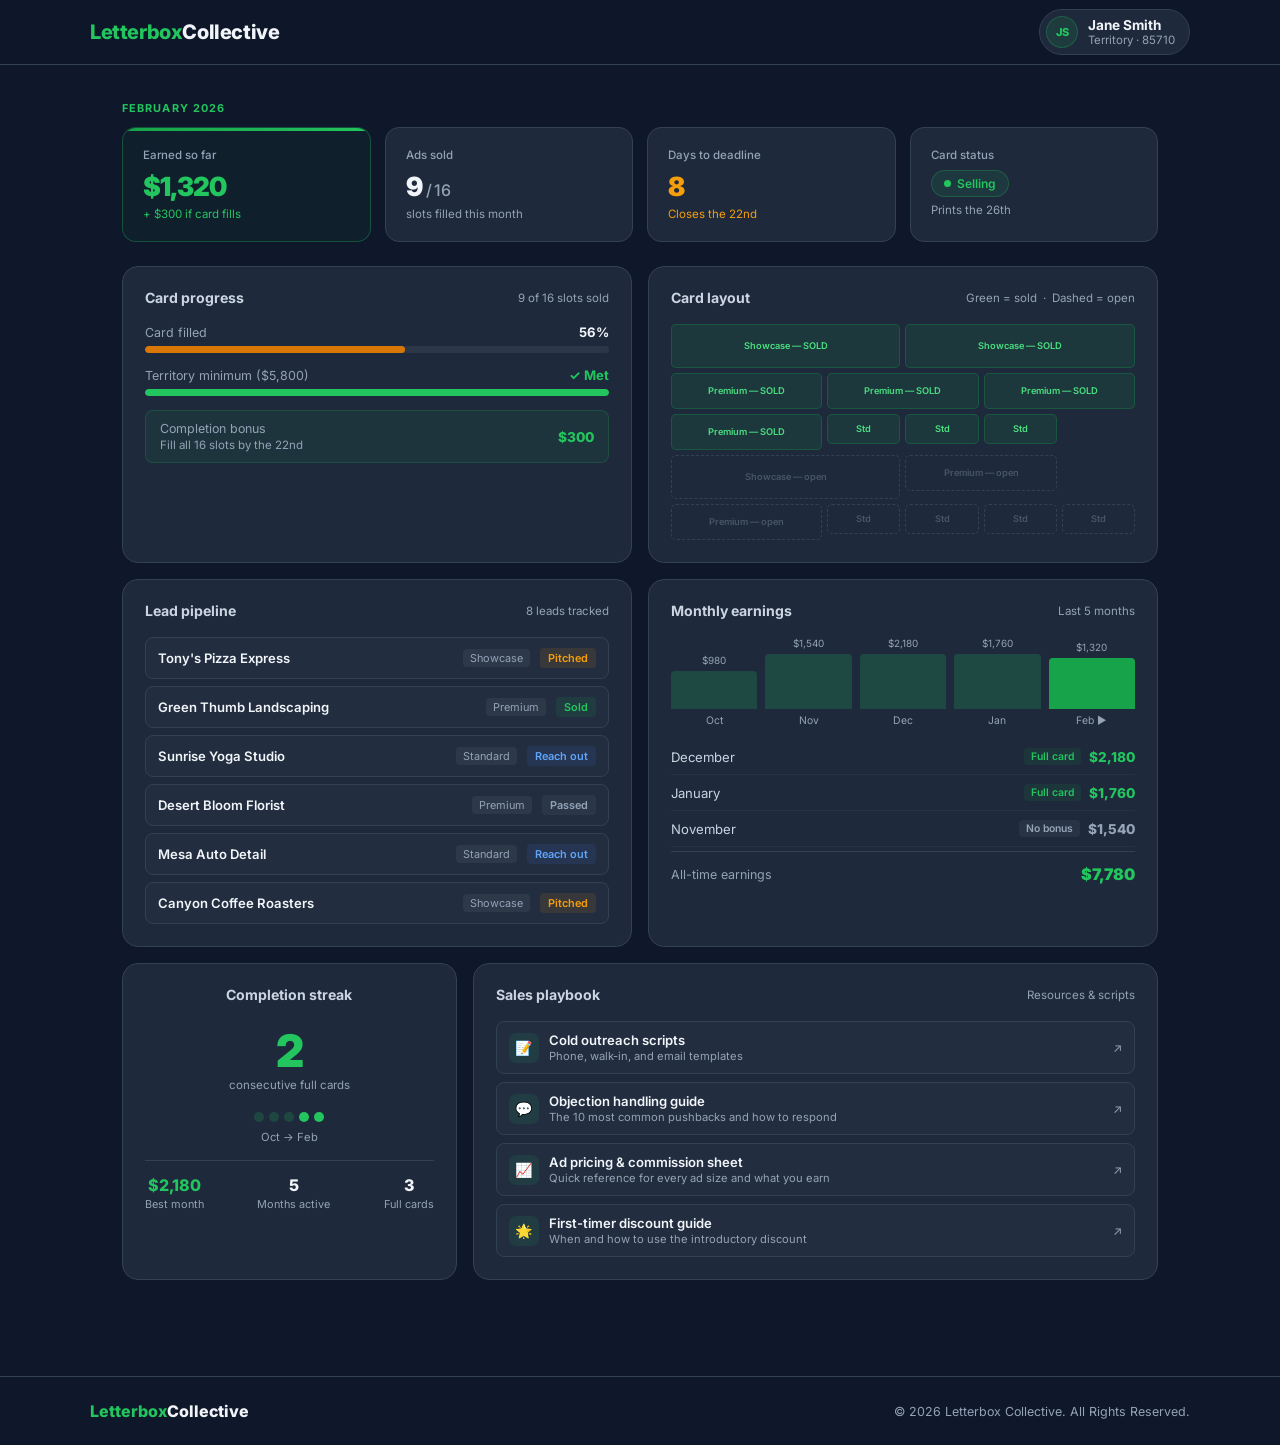
<file: dashboard.html>
<!doctype html>
<html lang="en">
  <head>
    <meta charset="utf-8" />
    <meta name="viewport" content="width=device-width, initial-scale=1" />
    <title>Rep Dashboard | Letterbox Collective</title>
    <link rel="preconnect" href="https://fonts.googleapis.com" />
    <link rel="preconnect" href="https://fonts.gstatic.com" crossorigin />
    <link
      href="https://fonts.googleapis.com/css2?family=Inter:wght@400;500;600;700;800;900&display=swap"
      rel="stylesheet"
    />
    <style>
      *,
      *::before,
      *::after {
        box-sizing: border-box;
        margin: 0;
        padding: 0;
      }
      :root {
        --green: #16a34a;
        --green-dark: #15803d;
        --green-mid: #22c55e;
        --amber: #d97706;
        --red: #dc2626;
        --bg: #0f172a;
        --bg-card: #1e293b;
        --bg-input: #0f172a;
        --border: #334155;
        --text: #f1f5f9;
        --text-muted: #94a3b8;
        --text-label: #cbd5e1;
      }
      html {
        scroll-behavior: smooth;
      }
      body {
        font-family: "Inter", sans-serif;
        background: var(--bg);
        color: var(--text);
        min-height: 100vh;
      }

      header {
        position: sticky;
        top: 0;
        z-index: 100;
        background: rgba(15, 23, 42, 0.95);
        backdrop-filter: blur(12px);
        border-bottom: 1px solid var(--border);
        padding: 0 2rem;
      }
      .header-inner {
        max-width: 1100px;
        margin: 0 auto;
        height: 64px;
        display: flex;
        align-items: center;
        justify-content: space-between;
      }
      .logo {
        font-size: 1.25rem;
        font-weight: 800;
        color: var(--text);
        text-decoration: none;
        letter-spacing: -0.02em;
      }
      .logo span {
        color: var(--green-mid);
      }
      .rep-pill {
        display: flex;
        align-items: center;
        gap: 10px;
        background: var(--bg-card);
        border: 1px solid var(--border);
        border-radius: 999px;
        padding: 6px 14px 6px 6px;
      }
      .rep-avatar {
        width: 32px;
        height: 32px;
        border-radius: 50%;
        background: rgba(34, 197, 94, 0.12);
        border: 1px solid rgba(34, 197, 94, 0.25);
        display: flex;
        align-items: center;
        justify-content: center;
        font-size: 11px;
        font-weight: 800;
        color: var(--green-mid);
      }
      .rep-info-name {
        font-size: 0.85rem;
        font-weight: 700;
        color: var(--text);
      }
      .rep-info-territory {
        font-size: 0.72rem;
        color: var(--text-muted);
      }

      .dash {
        max-width: 1100px;
        margin: 0 auto;
        padding: 36px 2rem 60px;
      }

      .section-label {
        font-size: 0.68rem;
        font-weight: 700;
        letter-spacing: 0.1em;
        text-transform: uppercase;
        color: var(--green-mid);
        margin-bottom: 12px;
      }

      /* METRICS */
      .metrics-grid {
        display: grid;
        grid-template-columns: repeat(4, 1fr);
        gap: 14px;
        margin-bottom: 24px;
      }
      .metric-card {
        background: var(--bg-card);
        border: 1px solid var(--border);
        border-radius: 14px;
        padding: 20px;
      }
      .metric-card.featured {
        border-color: rgba(34, 197, 94, 0.3);
        background: rgba(34, 197, 94, 0.05);
        position: relative;
        overflow: hidden;
      }
      .metric-card.featured::before {
        content: "";
        position: absolute;
        top: 0;
        left: 0;
        right: 0;
        height: 3px;
        background: linear-gradient(90deg, var(--green), var(--green-mid));
      }
      .metric-label {
        font-size: 0.72rem;
        color: var(--text-muted);
        font-weight: 500;
        margin-bottom: 8px;
      }
      .metric-value {
        font-size: 1.65rem;
        font-weight: 900;
        letter-spacing: -0.03em;
        color: var(--text);
      }
      .metric-value.green {
        color: var(--green-mid);
      }
      .metric-value.amber {
        color: #f59e0b;
      }
      .metric-sub {
        font-size: 0.72rem;
        color: var(--text-muted);
        margin-top: 5px;
      }
      .metric-sub.good {
        color: var(--green-mid);
      }
      .metric-sub.warn {
        color: #f59e0b;
      }

      /* STATUS PILL */
      .status-pill {
        display: inline-flex;
        align-items: center;
        gap: 6px;
        padding: 5px 12px;
        border-radius: 999px;
        font-size: 0.75rem;
        font-weight: 600;
      }
      .status-pill.selling {
        background: rgba(34, 197, 94, 0.1);
        border: 1px solid rgba(34, 197, 94, 0.25);
        color: var(--green-mid);
      }
      .status-dot {
        width: 7px;
        height: 7px;
        border-radius: 50%;
        background: var(--green-mid);
        animation: pulse 2s infinite;
      }
      @keyframes pulse {
        0%,
        100% {
          opacity: 1;
        }
        50% {
          opacity: 0.4;
        }
      }

      /* TWO COL */
      .two-col {
        display: grid;
        grid-template-columns: 1fr 1fr;
        gap: 16px;
        margin-bottom: 16px;
      }
      .three-col {
        display: grid;
        grid-template-columns: 1fr 1fr 1fr;
        gap: 16px;
        margin-bottom: 16px;
      }

      .card {
        background: var(--bg-card);
        border: 1px solid var(--border);
        border-radius: 16px;
        padding: 22px;
      }
      .card-header {
        display: flex;
        align-items: center;
        justify-content: space-between;
        margin-bottom: 18px;
      }
      .card-title {
        font-size: 0.88rem;
        font-weight: 700;
        color: var(--text-label);
      }
      .card-meta {
        font-size: 0.72rem;
        color: var(--text-muted);
      }

      /* PROGRESS */
      .prog-row {
        margin-bottom: 14px;
      }
      .prog-row:last-child {
        margin-bottom: 0;
      }
      .prog-top {
        display: flex;
        justify-content: space-between;
        align-items: baseline;
        margin-bottom: 6px;
      }
      .prog-label {
        font-size: 0.78rem;
        color: var(--text-muted);
      }
      .prog-val {
        font-size: 0.82rem;
        font-weight: 700;
        color: var(--text);
      }
      .prog-bg {
        height: 7px;
        background: rgba(255, 255, 255, 0.06);
        border-radius: 999px;
        overflow: hidden;
      }
      .prog-fill {
        height: 100%;
        border-radius: 999px;
      }
      .prog-fill.green {
        background: var(--green);
      }
      .prog-fill.amber {
        background: #d97706;
      }
      .prog-fill.full {
        background: var(--green-mid);
      }

      .bonus-row {
        display: flex;
        align-items: center;
        justify-content: space-between;
        background: rgba(34, 197, 94, 0.07);
        border: 1px solid rgba(34, 197, 94, 0.18);
        border-radius: 8px;
        padding: 10px 14px;
        margin-top: 14px;
      }
      .bonus-label {
        font-size: 0.78rem;
        color: var(--text-muted);
      }
      .bonus-val {
        font-size: 0.85rem;
        font-weight: 800;
        color: var(--green-mid);
      }

      /* SLOTS */
      .slots-grid {
        display: grid;
        grid-template-columns: repeat(6, 1fr);
        gap: 5px;
      }
      .slot {
        border-radius: 5px;
        border: 1px solid var(--border);
        display: flex;
        align-items: center;
        justify-content: center;
        font-size: 0.58rem;
        font-weight: 600;
        color: var(--text-muted);
        padding: 4px 2px;
        text-align: center;
        line-height: 1.3;
      }
      .slot.s-large {
        grid-column: span 3;
        height: 44px;
      }
      .slot.s-medium {
        grid-column: span 2;
        height: 36px;
      }
      .slot.s-small {
        grid-column: span 1;
        height: 30px;
      }
      .slot.sold {
        background: rgba(22, 163, 74, 0.12);
        border-color: rgba(22, 163, 74, 0.3);
        color: #4ade80;
      }
      .slot.open {
        border-style: dashed;
        border-color: #334155;
        color: #475569;
      }

      /* CHART */
      .bar-chart {
        display: flex;
        align-items: flex-end;
        gap: 8px;
        height: 90px;
        margin-bottom: 12px;
      }
      .bar-col {
        flex: 1;
        display: flex;
        flex-direction: column;
        align-items: center;
        gap: 5px;
        height: 100%;
        justify-content: flex-end;
      }
      .bar-amt {
        font-size: 0.62rem;
        color: var(--text-muted);
      }
      .bar-body {
        width: 100%;
        border-radius: 4px 4px 0 0;
        background: rgba(34, 197, 94, 0.2);
      }
      .bar-body.active {
        background: var(--green);
      }
      .bar-mo {
        font-size: 0.65rem;
        color: var(--text-muted);
      }

      .hist-row {
        display: flex;
        align-items: center;
        justify-content: space-between;
        padding: 9px 0;
        border-bottom: 1px solid rgba(255, 255, 255, 0.04);
      }
      .hist-row:last-child {
        border-bottom: none;
      }
      .hist-month {
        font-size: 0.82rem;
        color: var(--text-label);
      }
      .hist-right {
        display: flex;
        align-items: center;
        gap: 8px;
      }
      .hist-badge {
        font-size: 0.65rem;
        font-weight: 600;
        padding: 2px 7px;
        border-radius: 4px;
      }
      .hist-badge.win {
        background: rgba(22, 163, 74, 0.1);
        color: var(--green-mid);
      }
      .hist-badge.miss {
        background: rgba(148, 163, 184, 0.08);
        color: var(--text-muted);
      }
      .hist-amt {
        font-size: 0.85rem;
        font-weight: 800;
        color: var(--green-mid);
      }
      .hist-amt.muted {
        color: var(--text-muted);
      }
      .all-time {
        display: flex;
        justify-content: space-between;
        align-items: center;
        padding-top: 12px;
        margin-top: 4px;
        border-top: 1px solid var(--border);
      }
      .all-time-label {
        font-size: 0.78rem;
        color: var(--text-muted);
      }
      .all-time-val {
        font-size: 1rem;
        font-weight: 900;
        color: var(--green-mid);
      }

      /* PIPELINE */
      .pipeline-list {
        display: flex;
        flex-direction: column;
        gap: 7px;
      }
      .pipe-item {
        display: flex;
        align-items: center;
        gap: 10px;
        padding: 10px 12px;
        background: rgba(255, 255, 255, 0.02);
        border: 1px solid var(--border);
        border-radius: 8px;
      }
      .pipe-biz {
        font-size: 0.82rem;
        font-weight: 600;
        color: var(--text);
        flex: 1;
        min-width: 0;
        white-space: nowrap;
        overflow: hidden;
        text-overflow: ellipsis;
      }
      .pipe-size {
        font-size: 0.68rem;
        color: var(--text-muted);
        background: rgba(255, 255, 255, 0.05);
        border-radius: 4px;
        padding: 2px 7px;
        white-space: nowrap;
      }
      .tag {
        font-size: 0.68rem;
        font-weight: 600;
        padding: 3px 8px;
        border-radius: 4px;
        white-space: nowrap;
      }
      .tag-sold {
        background: rgba(22, 163, 74, 0.12);
        color: var(--green-mid);
      }
      .tag-pitched {
        background: rgba(245, 158, 11, 0.1);
        color: #f59e0b;
      }
      .tag-reach {
        background: rgba(59, 130, 246, 0.1);
        color: #60a5fa;
      }
      .tag-pass {
        background: rgba(148, 163, 184, 0.08);
        color: var(--text-muted);
      }

      /* STREAK */
      .streak-block {
        text-align: center;
        padding: 8px 0 4px;
      }
      .streak-num {
        font-size: 2.8rem;
        font-weight: 900;
        letter-spacing: -0.04em;
        color: var(--green-mid);
        line-height: 1;
      }
      .streak-label {
        font-size: 0.72rem;
        color: var(--text-muted);
        margin-top: 4px;
      }
      .streak-dots {
        display: flex;
        gap: 5px;
        justify-content: center;
        margin-top: 12px;
      }
      .streak-dot {
        width: 10px;
        height: 10px;
        border-radius: 50%;
        background: rgba(34, 197, 94, 0.2);
      }
      .streak-dot.on {
        background: var(--green-mid);
      }

      /* PLAYBOOK */
      .playbook-list {
        display: flex;
        flex-direction: column;
        gap: 8px;
      }
      .playbook-item {
        display: flex;
        align-items: center;
        gap: 10px;
        padding: 10px 12px;
        background: rgba(255, 255, 255, 0.02);
        border: 1px solid var(--border);
        border-radius: 8px;
        text-decoration: none;
        transition:
          border-color 0.2s,
          background 0.2s;
        cursor: pointer;
      }
      .playbook-item:hover {
        border-color: rgba(34, 197, 94, 0.3);
        background: rgba(34, 197, 94, 0.04);
      }
      .playbook-icon {
        width: 30px;
        height: 30px;
        border-radius: 7px;
        background: rgba(34, 197, 94, 0.1);
        display: flex;
        align-items: center;
        justify-content: center;
        font-size: 14px;
        color: var(--green-mid);
        flex-shrink: 0;
      }
      .playbook-title {
        font-size: 0.82rem;
        font-weight: 600;
        color: var(--text);
      }
      .playbook-sub {
        font-size: 0.7rem;
        color: var(--text-muted);
        margin-top: 1px;
      }
      .playbook-arrow {
        font-size: 0.75rem;
        color: var(--text-muted);
        margin-left: auto;
      }

      footer {
        border-top: 1px solid var(--border);
        padding: 24px 2rem;
        margin-top: 20px;
      }
      .footer-inner {
        max-width: 1100px;
        margin: 0 auto;
        display: flex;
        align-items: center;
        justify-content: space-between;
      }
      .footer-logo {
        font-size: 1rem;
        font-weight: 800;
      }
      .footer-logo span {
        color: var(--green-mid);
      }
      .footer-copy {
        font-size: 0.78rem;
        color: var(--text-muted);
      }

      @media (max-width: 768px) {
        .metrics-grid {
          grid-template-columns: repeat(2, 1fr);
        }
        .two-col,
        .three-col {
          grid-template-columns: 1fr;
        }
        .slots-grid {
          grid-template-columns: repeat(4, 1fr);
        }
      }
      @media (max-width: 480px) {
        .metrics-grid {
          grid-template-columns: 1fr 1fr;
        }
        .header-inner {
          gap: 12px;
        }
      }
    </style>
  </head>
  <body>
    <header>
      <div class="header-inner">
        <a href="https://letterboxcollective.com" class="logo"
          ><span>Letterbox</span>Collective</a
        >
        <div class="rep-pill">
          <div class="rep-avatar">JS</div>
          <div>
            <div class="rep-info-name">Jane Smith</div>
            <div class="rep-info-territory">Territory &middot; 85710</div>
          </div>
        </div>
      </div>
    </header>

    <div class="dash">
      <!-- THIS MONTH -->
      <div class="section-label">February 2026</div>
      <div class="metrics-grid">
        <div class="metric-card featured">
          <div class="metric-label">Earned so far</div>
          <div class="metric-value green">$1,320</div>
          <div class="metric-sub good">+ $300 if card fills</div>
        </div>
        <div class="metric-card">
          <div class="metric-label">Ads sold</div>
          <div class="metric-value">
            9
            <span
              style="
                font-size: 1rem;
                font-weight: 500;
                color: var(--text-muted);
              "
              >/ 16</span
            >
          </div>
          <div class="metric-sub">slots filled this month</div>
        </div>
        <div class="metric-card">
          <div class="metric-label">Days to deadline</div>
          <div class="metric-value amber">8</div>
          <div class="metric-sub warn">Closes the 22nd</div>
        </div>
        <div class="metric-card">
          <div class="metric-label">Card status</div>
          <div style="margin-top: 8px">
            <div class="status-pill selling">
              <div class="status-dot"></div>
              Selling
            </div>
          </div>
          <div class="metric-sub" style="margin-top: 6px">Prints the 26th</div>
        </div>
      </div>

      <!-- PROGRESS + SLOTS -->
      <div class="two-col">
        <div class="card">
          <div class="card-header">
            <div class="card-title">Card progress</div>
            <div class="card-meta">9 of 16 slots sold</div>
          </div>

          <div class="prog-row">
            <div class="prog-top">
              <span class="prog-label">Card filled</span>
              <span class="prog-val">56%</span>
            </div>
            <div class="prog-bg">
              <div class="prog-fill amber" style="width: 56%"></div>
            </div>
          </div>

          <div class="prog-row">
            <div class="prog-top">
              <span class="prog-label">Territory minimum ($5,800)</span>
              <span class="prog-val" style="color: var(--green-mid)"
                >&#10003; Met</span
              >
            </div>
            <div class="prog-bg">
              <div class="prog-fill full" style="width: 100%"></div>
            </div>
          </div>

          <div class="bonus-row">
            <div>
              <div class="bonus-label">Completion bonus</div>
              <div
                style="
                  font-size: 0.72rem;
                  color: var(--text-muted);
                  margin-top: 2px;
                "
              >
                Fill all 16 slots by the 22nd
              </div>
            </div>
            <div class="bonus-val">$300</div>
          </div>
        </div>

        <div class="card">
          <div class="card-header">
            <div class="card-title">Card layout</div>
            <div class="card-meta">
              Green = sold &nbsp;&#183;&nbsp; Dashed = open
            </div>
          </div>
          <div class="slots-grid">
            <div class="slot s-large sold">Showcase &mdash; SOLD</div>
            <div class="slot s-large sold">Showcase &mdash; SOLD</div>
            <div class="slot s-medium sold">Premium &mdash; SOLD</div>
            <div class="slot s-medium sold">Premium &mdash; SOLD</div>
            <div class="slot s-medium sold">Premium &mdash; SOLD</div>
            <div class="slot s-medium sold">Premium &mdash; SOLD</div>
            <div class="slot s-small sold">Std</div>
            <div class="slot s-small sold">Std</div>
            <div class="slot s-small sold">Std</div>
            <div class="slot s-large open">Showcase &mdash; open</div>
            <div class="slot s-medium open">Premium &mdash; open</div>
            <div class="slot s-medium open">Premium &mdash; open</div>
            <div class="slot s-small open">Std</div>
            <div class="slot s-small open">Std</div>
            <div class="slot s-small open">Std</div>
            <div class="slot s-small open">Std</div>
          </div>
        </div>
      </div>

      <!-- PIPELINE + EARNINGS -->
      <div class="two-col">
        <div class="card">
          <div class="card-header">
            <div class="card-title">Lead pipeline</div>
            <div class="card-meta">8 leads tracked</div>
          </div>
          <div class="pipeline-list">
            <div class="pipe-item">
              <div class="pipe-biz">Tony's Pizza Express</div>
              <div class="pipe-size">Showcase</div>
              <div class="tag tag-pitched">Pitched</div>
            </div>
            <div class="pipe-item">
              <div class="pipe-biz">Green Thumb Landscaping</div>
              <div class="pipe-size">Premium</div>
              <div class="tag tag-sold">Sold</div>
            </div>
            <div class="pipe-item">
              <div class="pipe-biz">Sunrise Yoga Studio</div>
              <div class="pipe-size">Standard</div>
              <div class="tag tag-reach">Reach out</div>
            </div>
            <div class="pipe-item">
              <div class="pipe-biz">Desert Bloom Florist</div>
              <div class="pipe-size">Premium</div>
              <div class="tag tag-pass">Passed</div>
            </div>
            <div class="pipe-item">
              <div class="pipe-biz">Mesa Auto Detail</div>
              <div class="pipe-size">Standard</div>
              <div class="tag tag-reach">Reach out</div>
            </div>
            <div class="pipe-item">
              <div class="pipe-biz">Canyon Coffee Roasters</div>
              <div class="pipe-size">Showcase</div>
              <div class="tag tag-pitched">Pitched</div>
            </div>
          </div>
        </div>

        <div class="card">
          <div class="card-header">
            <div class="card-title">Monthly earnings</div>
            <div class="card-meta">Last 5 months</div>
          </div>
          <div class="bar-chart">
            <div class="bar-col">
              <div class="bar-amt">$980</div>
              <div class="bar-body" style="height: 42%"></div>
              <div class="bar-mo">Oct</div>
            </div>
            <div class="bar-col">
              <div class="bar-amt">$1,540</div>
              <div class="bar-body" style="height: 66%"></div>
              <div class="bar-mo">Nov</div>
            </div>
            <div class="bar-col">
              <div class="bar-amt">$2,180</div>
              <div class="bar-body" style="height: 94%"></div>
              <div class="bar-mo">Dec</div>
            </div>
            <div class="bar-col">
              <div class="bar-amt">$1,760</div>
              <div class="bar-body" style="height: 76%"></div>
              <div class="bar-mo">Jan</div>
            </div>
            <div class="bar-col">
              <div class="bar-amt">$1,320</div>
              <div class="bar-body active" style="height: 57%"></div>
              <div class="bar-mo">Feb &#9654;</div>
            </div>
          </div>

          <div class="hist-row">
            <span class="hist-month">December</span>
            <div class="hist-right">
              <div class="hist-badge win">Full card</div>
              <span class="hist-amt">$2,180</span>
            </div>
          </div>
          <div class="hist-row">
            <span class="hist-month">January</span>
            <div class="hist-right">
              <div class="hist-badge win">Full card</div>
              <span class="hist-amt">$1,760</span>
            </div>
          </div>
          <div class="hist-row">
            <span class="hist-month">November</span>
            <div class="hist-right">
              <div class="hist-badge miss">No bonus</div>
              <span class="hist-amt muted">$1,540</span>
            </div>
          </div>

          <div class="all-time">
            <span class="all-time-label">All-time earnings</span>
            <span class="all-time-val">$7,780</span>
          </div>
        </div>
      </div>

      <!-- STREAK + PLAYBOOK -->
      <div class="three-col">
        <div class="card" style="text-align: center">
          <div class="card-header" style="justify-content: center">
            <div class="card-title">Completion streak</div>
          </div>
          <div class="streak-block">
            <div class="streak-num">2</div>
            <div class="streak-label">consecutive full cards</div>
          </div>
          <div class="streak-dots" style="margin-top: 16px">
            <div class="streak-dot"></div>
            <div class="streak-dot"></div>
            <div class="streak-dot"></div>
            <div class="streak-dot on"></div>
            <div class="streak-dot on"></div>
          </div>
          <div
            style="font-size: 0.7rem; color: var(--text-muted); margin-top: 8px"
          >
            Oct &rarr; Feb
          </div>
          <div
            style="
              margin-top: 16px;
              padding-top: 14px;
              border-top: 1px solid var(--border);
              display: flex;
              justify-content: space-between;
            "
          >
            <div style="text-align: center">
              <div
                style="
                  font-size: 1rem;
                  font-weight: 800;
                  color: var(--green-mid);
                "
              >
                $2,180
              </div>
              <div
                style="
                  font-size: 0.68rem;
                  color: var(--text-muted);
                  margin-top: 2px;
                "
              >
                Best month
              </div>
            </div>
            <div style="text-align: center">
              <div
                style="font-size: 1rem; font-weight: 800; color: var(--text)"
              >
                5
              </div>
              <div
                style="
                  font-size: 0.68rem;
                  color: var(--text-muted);
                  margin-top: 2px;
                "
              >
                Months active
              </div>
            </div>
            <div style="text-align: center">
              <div
                style="font-size: 1rem; font-weight: 800; color: var(--text)"
              >
                3
              </div>
              <div
                style="
                  font-size: 0.68rem;
                  color: var(--text-muted);
                  margin-top: 2px;
                "
              >
                Full cards
              </div>
            </div>
          </div>
        </div>

        <div class="card" style="grid-column: span 2">
          <div class="card-header">
            <div class="card-title">Sales playbook</div>
            <div class="card-meta">Resources &amp; scripts</div>
          </div>
          <div class="playbook-list">
            <div class="playbook-item">
              <div class="playbook-icon">&#128221;</div>
              <div>
                <div class="playbook-title">Cold outreach scripts</div>
                <div class="playbook-sub">
                  Phone, walk-in, and email templates
                </div>
              </div>
              <div class="playbook-arrow">&#8599;</div>
            </div>
            <div class="playbook-item">
              <div class="playbook-icon">&#128172;</div>
              <div>
                <div class="playbook-title">Objection handling guide</div>
                <div class="playbook-sub">
                  The 10 most common pushbacks and how to respond
                </div>
              </div>
              <div class="playbook-arrow">&#8599;</div>
            </div>
            <div class="playbook-item">
              <div class="playbook-icon">&#128200;</div>
              <div>
                <div class="playbook-title">
                  Ad pricing &amp; commission sheet
                </div>
                <div class="playbook-sub">
                  Quick reference for every ad size and what you earn
                </div>
              </div>
              <div class="playbook-arrow">&#8599;</div>
            </div>
            <div class="playbook-item">
              <div class="playbook-icon">&#127775;</div>
              <div>
                <div class="playbook-title">First-timer discount guide</div>
                <div class="playbook-sub">
                  When and how to use the introductory discount
                </div>
              </div>
              <div class="playbook-arrow">&#8599;</div>
            </div>
          </div>
        </div>
      </div>
    </div>

    <footer>
      <div class="footer-inner">
        <div class="footer-logo"><span>Letterbox</span>Collective</div>
        <div class="footer-copy">
          &copy; 2026 Letterbox Collective. All Rights Reserved.
        </div>
      </div>
    </footer>
  </body>
</html>
</file>
<file: styles.css>
*,
*::before,
*::after {
  box-sizing: border-box;
  margin: 0;
  padding: 0;
}

:root {
  --primary: #16a34a;
  --primary-light: #dcfce7;
  --primary-faint: #f0fdf4;
  --foreground: #0f172a;
  --muted: #64748b;
  --muted-bg: #f8fafc;
  --card: #ffffff;
  --border: #e2e8f0;
  --background: #ffffff;
  --shadow-sm: 0 1px 3px rgba(0, 0, 0, 0.08), 0 1px 2px rgba(0, 0, 0, 0.06);
  --shadow-md: 0 4px 6px rgba(0, 0, 0, 0.07), 0 2px 4px rgba(0, 0, 0, 0.05);
  --shadow-lg: 0 10px 15px rgba(0, 0, 0, 0.1), 0 4px 6px rgba(0, 0, 0, 0.05);
  --radius: 8px;
}

html {
  scroll-behavior: smooth;
}

body {
  font-family: "Inter", system-ui, sans-serif;
  background: var(--background);
  color: var(--foreground);
  min-height: 100vh;
  -webkit-font-smoothing: antialiased;
}

a {
  color: inherit;
  text-decoration: none;
}

img {
  display: block;
  max-width: 100%;
}

/* ── HEADER ── */
header {
  position: fixed;
  top: 0;
  left: 0;
  right: 0;
  z-index: 50;
  background: rgba(255, 255, 255, 0.95);
  backdrop-filter: blur(8px);
  border-bottom: 1px solid var(--border);
}

.header-inner {
  max-width: 1200px;
  margin: 0 auto;
  padding: 16px 24px;
  display: flex;
  justify-content: space-between;
  align-items: center;
}

.logo {
  font-size: 1.3rem;
  font-weight: 900;
  color: var(--foreground);
  letter-spacing: -0.03em;
}
.logo span {
  color: var(--primary);
}

nav {
  display: flex;
  align-items: center;
  gap: 8px;
}

.btn {
  padding: 8px 16px;
  border-radius: var(--radius);
  font-size: 0.875rem;
  font-weight: 500;
  cursor: pointer;
  border: none;
  background: transparent;
  color: var(--foreground);
  transition:
    background 0.15s,
    color 0.15s,
    box-shadow 0.15s;
  white-space: nowrap;
}
.btn:hover {
  background: #f1f5f9;
}

.btn-outline {
  border: 1.5px solid var(--foreground);
  color: var(--foreground);
  background: transparent;
}
.btn-outline:hover {
  background: rgba(0, 0, 0, 0.05);
}

.btn-primary {
  background: var(--primary);
  color: #fff;
  box-shadow: 0 0 0 0 rgba(22, 163, 74, 0.4);
}

.btn-primary:hover {
  background: #15803d;
  box-shadow: 0 4px 14px rgba(22, 163, 74, 0.35);
}

.btn-login {
  font-size: 0.875rem;
}

.nav-mobile {
  display: none;
}

@media (max-width: 768px) {
  nav {
    display: none;
  }
  .nav-mobile {
    display: flex;
    align-items: center;
    gap: 8px;
  }
  .hamburger-btn {
    padding: 8px;
    background: transparent;
    border: none;
    cursor: pointer;
    color: var(--foreground);
  }
}
/* ── HERO ── */
.hero {
  padding: 164px 24px 48px;
  background: linear-gradient(
    135deg,
    #fff 0%,
    #fff 60%,
    rgba(22, 163, 74, 0.04) 100%
  );
  position: relative;
  overflow: hidden;
  text-align: center;
}

.hero-grid-bg {
  pointer-events: none;
  position: absolute;
  inset: 0;
  background-image:
    linear-gradient(rgba(22, 163, 74, 0.07) 1px, transparent 1px),
    linear-gradient(90deg, rgba(22, 163, 74, 0.07) 1px, transparent 1px);
  background-size: 50px 50px;
  mask-image: radial-gradient(600px circle at center, white, transparent);
  -webkit-mask-image: radial-gradient(
    600px circle at center,
    white,
    transparent
  );
}

.hero-inner {
  position: relative;
  z-index: 1;
  max-width: 800px;
  margin: 0 auto;
}

.hero-location {
  display: inline-flex;
  align-items: center;
  gap: 6px;
  font-size: 1.05rem;
  color: var(--muted);
  margin-bottom: 16px;
}
.hero-location svg {
  color: var(--primary);
}

.hero h1 {
  font-size: clamp(2rem, 5vw, 3.2rem);
  font-weight: 800;
  line-height: 1.15;
  letter-spacing: -0.03em;
  margin-bottom: 20px;
  color: var(--foreground);
}

.hero h1 .accent {
  color: var(--primary);
  position: relative;
  display: inline-block;
}
.hero h1 .accent::after {
  content: "";
  position: absolute;
  bottom: -6px;
  left: 0;
  right: 0;
  height: 4px;
  background: rgba(22, 163, 74, 0.2);
  border-radius: 2px;
}

.hero p {
  font-size: 1.15rem;
  color: var(--muted);
  line-height: 1.7;
  margin-bottom: 32px;
  max-width: 640px;
  margin-left: auto;
  margin-right: auto;
}

.hero-ctas {
  display: flex;
  justify-content: center;
  gap: 12px;
  flex-wrap: wrap;
}

.btn-lg {
  font-size: 1.05rem;
  padding: 14px 28px;
  border-radius: var(--radius);
}

/* ── SECTION WRAPPER ── */
.container {
  max-width: 1200px;
  margin: 0 auto;
}

section {
  padding: 72px 24px;
}

/* ── STATS SECTION ── */
.stats-section {
  background: linear-gradient(
    135deg,
    #fff 0%,
    rgba(22, 163, 74, 0.04) 50%,
    #fff 100%
  );
}

.stats-section h2 {
  font-size: clamp(1.8rem, 4vw, 2.8rem);
  font-weight: 800;
  text-align: center;
  letter-spacing: -0.02em;
  margin-bottom: 56px;
}

.stats-section h2 em {
  font-style: italic;
  font-weight: 900;
  transform: skewX(-6deg);
  display: inline-block;
  color: var(--foreground);
  position: relative;
}
.stats-section h2 em::after {
  content: "";
  position: absolute;
  bottom: -6px;
  left: 0;
  right: 0;
  height: 3px;
  background: rgba(22, 163, 74, 0.3);
  border-radius: 2px;
  transform: skewX(6deg);
}
.stats-section h2 .underline-primary {
  position: relative;
  display: inline-block;
}
.stats-section h2 .underline-primary::after {
  content: "";
  position: absolute;
  bottom: -3px;
  left: 0;
  right: 0;
  height: 2px;
  background: var(--primary);
}

.stats-grid {
  display: grid;
  grid-template-columns: 1fr 1fr;
  gap: 24px;
  align-items: center;
}

@media (max-width: 768px) {
  .stats-grid {
    grid-template-columns: 1fr;
  }
}

.mailer-img {
  width: 100%;
  max-width: 400px;
  border-radius: 12px;
  box-shadow: var(--shadow-lg);
  object-fit: cover;
  margin: 0 auto;
}

.stat-cards {
  display: flex;
  flex-direction: column;
  gap: 16px;
}

@media (min-width: 769px) {
  .stat-cards {
    flex-direction: row;
    flex-wrap: wrap;
    justify-content: center;
  }
}

.stat-card {
  background: var(--card);
  border: 1px solid var(--border);
  border-radius: 12px;
  padding: 24px;
  text-align: center;
  flex: 1;
  min-width: 140px;
  max-width: 180px;
  display: flex;
  flex-direction: column;
  align-items: center;
  gap: 8px;
  transition: box-shadow 0.2s;
}
.stat-card:hover {
  box-shadow: var(--shadow-md);
}

@media (max-width: 768px) {
  .stat-card {
    max-width: 100%;
    flex-direction: row;
    text-align: left;
    padding: 16px 20px;
  }
}

.stat-icon {
  width: 40px;
  height: 40px;
  background: rgba(22, 163, 74, 0.1);
  border-radius: 50%;
  display: flex;
  align-items: center;
  justify-content: center;
  flex-shrink: 0;
}
.stat-icon svg {
  color: var(--primary);
}

.stat-value {
  font-size: 1.5rem;
  font-weight: 800;
  color: var(--primary);
  display: flex;
  align-items: center;
  gap: 4px;
}
.stat-value a {
  color: var(--muted);
  font-size: 0.75rem;
}

.stat-label {
  font-size: 0.8rem;
  color: var(--muted);
}

/* ── WHY SECTION ── */
.why-section {
  background: var(--muted-bg);
  position: relative;
  overflow: hidden;
}

.why-section::before {
  content: "";
  pointer-events: none;
  position: absolute;
  inset: 0;
  background-image:
    linear-gradient(rgba(22, 163, 74, 0.05) 1px, transparent 1px),
    linear-gradient(90deg, rgba(22, 163, 74, 0.05) 1px, transparent 1px);
  background-size: 40px 40px;
  mask-image: radial-gradient(800px circle at center, white, transparent);
  -webkit-mask-image: radial-gradient(
    800px circle at center,
    white,
    transparent
  );
}

.why-section .container {
  position: relative;
  z-index: 1;
}

.section-title {
  font-size: clamp(1.6rem, 3.5vw, 2.2rem);
  font-weight: 800;
  text-align: center;
  letter-spacing: -0.02em;
  margin-bottom: 48px;
}

.section-title .accent {
  color: var(--primary);
  position: relative;
  display: inline-block;
}
.section-title .accent::after {
  content: "";
  position: absolute;
  bottom: -6px;
  left: 0;
  right: 0;
  height: 3px;
  background: rgba(22, 163, 74, 0.2);
  border-radius: 2px;
}

.features-grid {
  display: grid;
  grid-template-columns: 1fr 1fr;
  gap: 20px;
  max-width: 960px;
  margin: 0 auto 40px;
}

@media (max-width: 640px) {
  .features-grid {
    grid-template-columns: 1fr;
  }
}

.feature-card {
  display: flex;
  gap: 16px;
  align-items: flex-start;
  padding: 20px;
  background: var(--card);
  border: 1px solid var(--border);
  border-radius: 12px;
  box-shadow: var(--shadow-sm);
  transition: box-shadow 0.2s;
}
.feature-card:hover {
  box-shadow: var(--shadow-md);
}

.check-icon {
  flex-shrink: 0;
  width: 32px;
  height: 32px;
  background: #dcfce7;
  border-radius: 50%;
  display: flex;
  align-items: center;
  justify-content: center;
  margin-top: 2px;
}
.check-icon svg {
  color: #16a34a;
}

.feature-card h3 {
  font-size: 1rem;
  font-weight: 700;
  margin-bottom: 6px;
  color: var(--foreground);
}
.feature-card p {
  font-size: 0.9rem;
  color: var(--muted);
  line-height: 1.6;
}

.section-cta {
  text-align: center;
  margin-top: 8px;
}

/* ── TARGETING SECTION ── */
.targeting-section {
  background: var(--muted-bg);
  position: relative;
  overflow: hidden;
}
.targeting-section::before {
  content: "";
  pointer-events: none;
  position: absolute;
  inset: 0;
  background-image:
    linear-gradient(rgba(22, 163, 74, 0.05) 1px, transparent 1px),
    linear-gradient(90deg, rgba(22, 163, 74, 0.05) 1px, transparent 1px);
  background-size: 40px 40px;
  mask-image: radial-gradient(800px circle at center, white, transparent);
  -webkit-mask-image: radial-gradient(
    800px circle at center,
    white,
    transparent
  );
}

.targeting-grid {
  display: grid;
  grid-template-columns: 1fr 1fr;
  gap: 48px;
  align-items: center;
  position: relative;
  z-index: 1;
  max-width: 1100px;
  margin: 0 auto;
}

@media (max-width: 768px) {
  .targeting-grid {
    grid-template-columns: 1fr;
    gap: 32px;
  }
}

.targeting-text h2 {
  font-size: clamp(1.8rem, 3.5vw, 2.4rem);
  font-weight: 800;
  letter-spacing: -0.02em;
  line-height: 1.15;
  margin-bottom: 20px;
}
.targeting-text h2 .block-accent {
  color: var(--primary);
  display: block;
}

.targeting-icon-row {
  display: flex;
  align-items: center;
  gap: 12px;
  margin-bottom: 24px;
}
.target-icon-wrap {
  width: 48px;
  height: 48px;
  background: rgba(22, 163, 74, 0.1);
  border-radius: 50%;
  display: flex;
  align-items: center;
  justify-content: center;
  flex-shrink: 0;
}
.target-icon-wrap svg {
  color: var(--primary);
}
.divider-line {
  flex: 1;
  height: 1px;
  background: linear-gradient(to right, rgba(22, 163, 74, 0.2), transparent);
}

.targeting-body {
  font-size: 1.05rem;
  color: var(--muted);
  line-height: 1.7;
  margin-bottom: 16px;
}
.targeting-body strong {
  color: var(--foreground);
}
.targeting-body .zip-highlight {
  color: var(--primary);
  font-weight: 700;
}

.coverage-badge {
  display: flex;
  align-items: center;
  gap: 12px;
  padding: 14px 18px;
  background: rgba(22, 163, 74, 0.05);
  border: 1px solid rgba(22, 163, 74, 0.15);
  border-radius: 10px;
  margin-bottom: 24px;
}
.coverage-badge svg {
  color: var(--primary);
  flex-shrink: 0;
}
.coverage-badge h3 {
  font-weight: 700;
  font-size: 0.95rem;
  margin-bottom: 2px;
}
.coverage-badge p {
  font-size: 0.8rem;
  color: var(--muted);
}

.map-container {
  position: relative;
  border-radius: 16px;
  overflow: hidden;
  box-shadow: 0 20px 40px rgba(0, 0, 0, 0.12);
}
.map-placeholder {
  width: 100%;
  height: 380px;
  background: linear-gradient(135deg, #e0f2fe 0%, #dcfce7 50%, #fef9c3 100%);
  display: flex;
  flex-direction: column;
  align-items: center;
  justify-content: center;
  gap: 12px;
  color: var(--muted);
  font-size: 0.9rem;
  padding: 20px;
  text-align: center;
}
.map-placeholder svg {
  color: var(--primary);
  opacity: 0.5;
}
.map-glow-1 {
  position: absolute;
  top: -16px;
  right: -16px;
  width: 80px;
  height: 80px;
  background: rgba(22, 163, 74, 0.1);
  border-radius: 50%;
  filter: blur(20px);
}
.map-glow-2 {
  position: absolute;
  bottom: -24px;
  left: -24px;
  width: 128px;
  height: 128px;
  background: rgba(22, 163, 74, 0.06);
  border-radius: 50%;
  filter: blur(32px);
}

/* ── TESTIMONIALS ── */
.testimonials-section {
  background: #fafafa;
}

.testimonials-section h2 {
  font-size: clamp(1.6rem, 3vw, 2rem);
  font-weight: 800;
  text-align: center;
  letter-spacing: -0.02em;
  margin-bottom: 48px;
}

.rotate-accent {
  display: inline-block;
  position: relative;
  transform: rotate(1deg);
  font-weight: 900;
}
.rotate-accent::after {
  content: "";
  position: absolute;
  bottom: -3px;
  left: 0;
  right: 0;
  height: 2px;
  background: var(--primary);
  transform: rotate(-1deg);
  border-radius: 1px;
}

.testimonials-grid {
  display: grid;
  grid-template-columns: 1fr 1fr;
  gap: 24px;
  max-width: 900px;
  margin: 0 auto;
}

@media (max-width: 640px) {
  .testimonials-grid {
    grid-template-columns: 1fr;
  }
}

.testimonial-card {
  background: var(--card);
  border: 1px solid var(--border);
  border-radius: 12px;
  padding: 24px;
}

.stars {
  display: flex;
  gap: 2px;
  margin-bottom: 12px;
}
.star {
  color: var(--primary);
}

.testimonial-text {
  font-size: 0.9rem;
  color: var(--muted);
  line-height: 1.7;
  margin-bottom: 14px;
}

.testimonial-author {
  font-weight: 700;
  font-size: 0.9rem;
}

/* ── CTA SECTION ── */
.cta-section {
  position: relative;
  overflow: hidden;
}
.cta-section::before {
  content: "";
  pointer-events: none;
  position: absolute;
  inset: 0;
  background-image:
    linear-gradient(rgba(22, 163, 74, 0.07) 1px, transparent 1px),
    linear-gradient(90deg, rgba(22, 163, 74, 0.07) 1px, transparent 1px);
  background-size: 50px 50px;
  mask-image: radial-gradient(600px circle at center, white, transparent);
  -webkit-mask-image: radial-gradient(
    600px circle at center,
    white,
    transparent
  );
}

.cta-card {
  max-width: 580px;
  margin: 0 auto;
  background: var(--card);
  border: 1px solid var(--border);
  border-radius: 16px;
  padding: 40px 32px;
  box-shadow: var(--shadow-lg);
  position: relative;
  z-index: 1;
  text-align: center;
}

.cta-card h2 {
  font-size: 1.6rem;
  font-weight: 900;
  margin-bottom: 12px;
}
.skew-title {
  display: inline-block;
  transform: skewX(-3deg);
  position: relative;
}
.skew-title::after {
  content: "";
  position: absolute;
  bottom: -3px;
  left: 0;
  right: 0;
  height: 2px;
  background: var(--primary);
  transform: skewX(3deg);
}

.cta-card p {
  color: var(--muted);
  font-size: 0.95rem;
  line-height: 1.6;
  margin-bottom: 24px;
}

.cta-full {
  width: 100%;
  font-weight: bold;
  font-size: 1.5rem;
}

.cta-footnote {
  font-size: 0.8rem;
  color: var(--muted);
  margin-top: 10px;
}

/* ── FOOTER ── */
footer {
  padding: 28px 24px;
  background: #fff;
  border-top: 1px solid #e5e7eb;
}
.footer-inner {
  max-width: 1200px;
  margin: 0 auto;
  display: flex;
  justify-content: space-between;
  align-items: center;
  flex-wrap: wrap;
  gap: 12px;
}
.footer-brand {
  display: flex;
  align-items: center;
  gap: 12px;
}
.footer-logo {
  font-size: 1.1rem;
  font-weight: 900;
  color: var(--foreground);
}
.footer-logo span {
  color: var(--primary);
}

.footer-copy {
  font-size: 0.8rem;
  color: #4b5563;
}

.footer-fb {
  display: inline-flex;
  align-items: center;
  justify-content: center;
  width: 40px;
  height: 40px;
  border-radius: 50%;
  background: #f3f4f6;
  border: 2px solid var(--primary);
  transition: background 0.2s;
  color: var(--primary);
}
.footer-fb:hover {
  background: var(--primary);
  color: #fff;
}
.footer-fb svg {
  transition: color 0.2s;
}
.footer-fb:hover svg {
  color: #fff;
}

/* ── SVG ICONS (inline helpers) ── */
svg {
  flex-shrink: 0;
}
</file>
